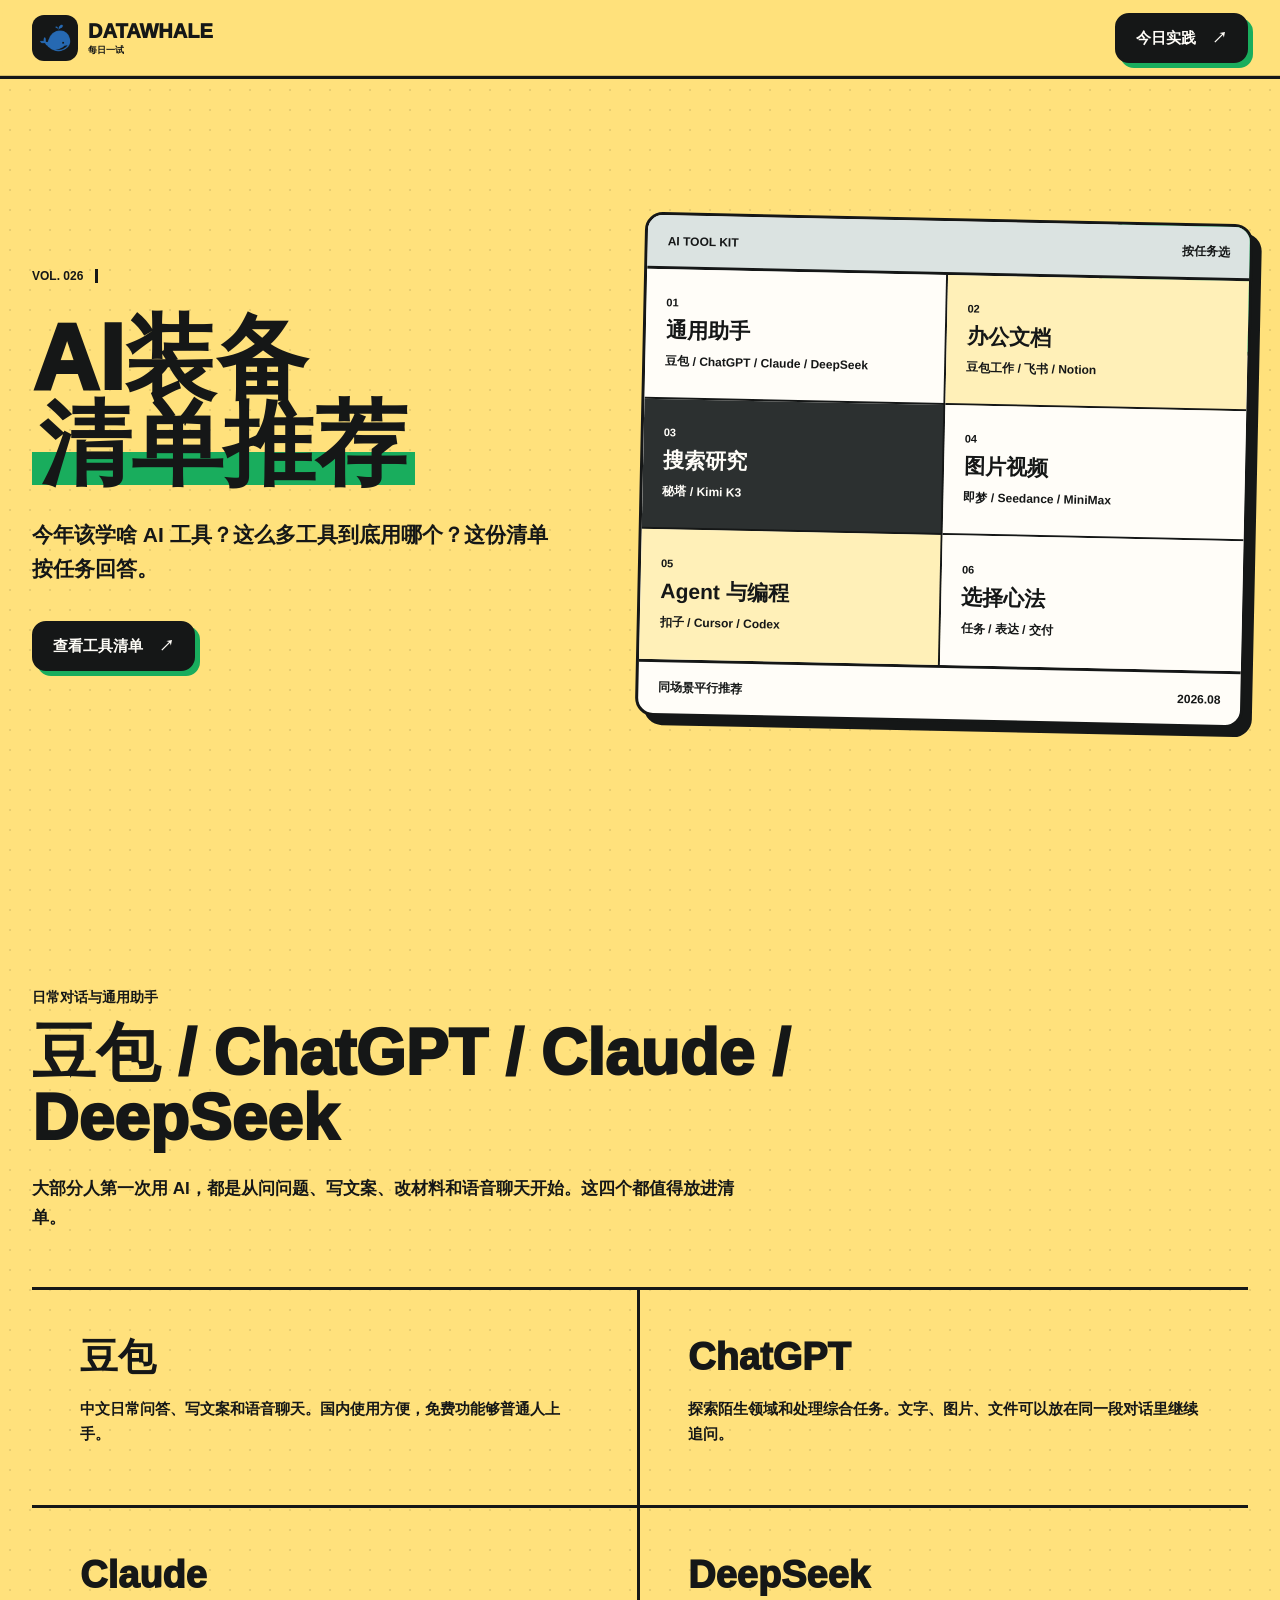
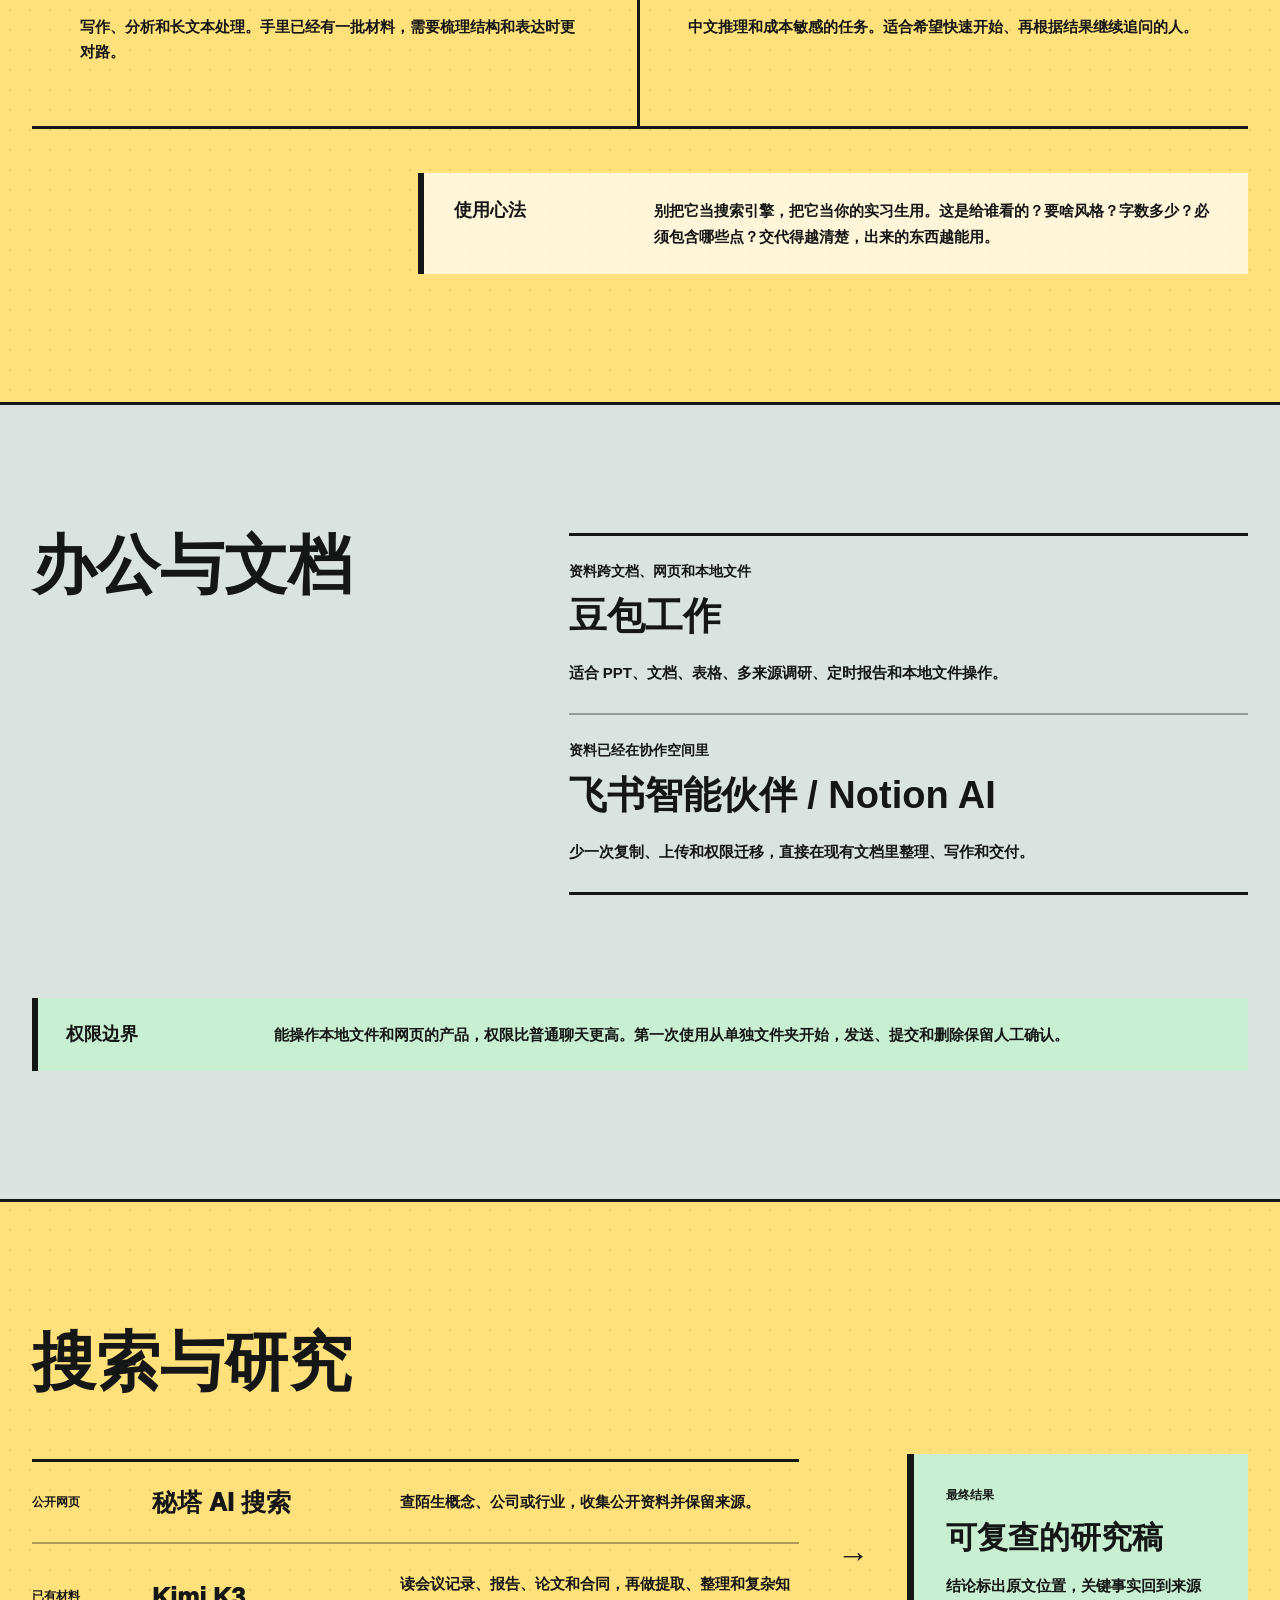
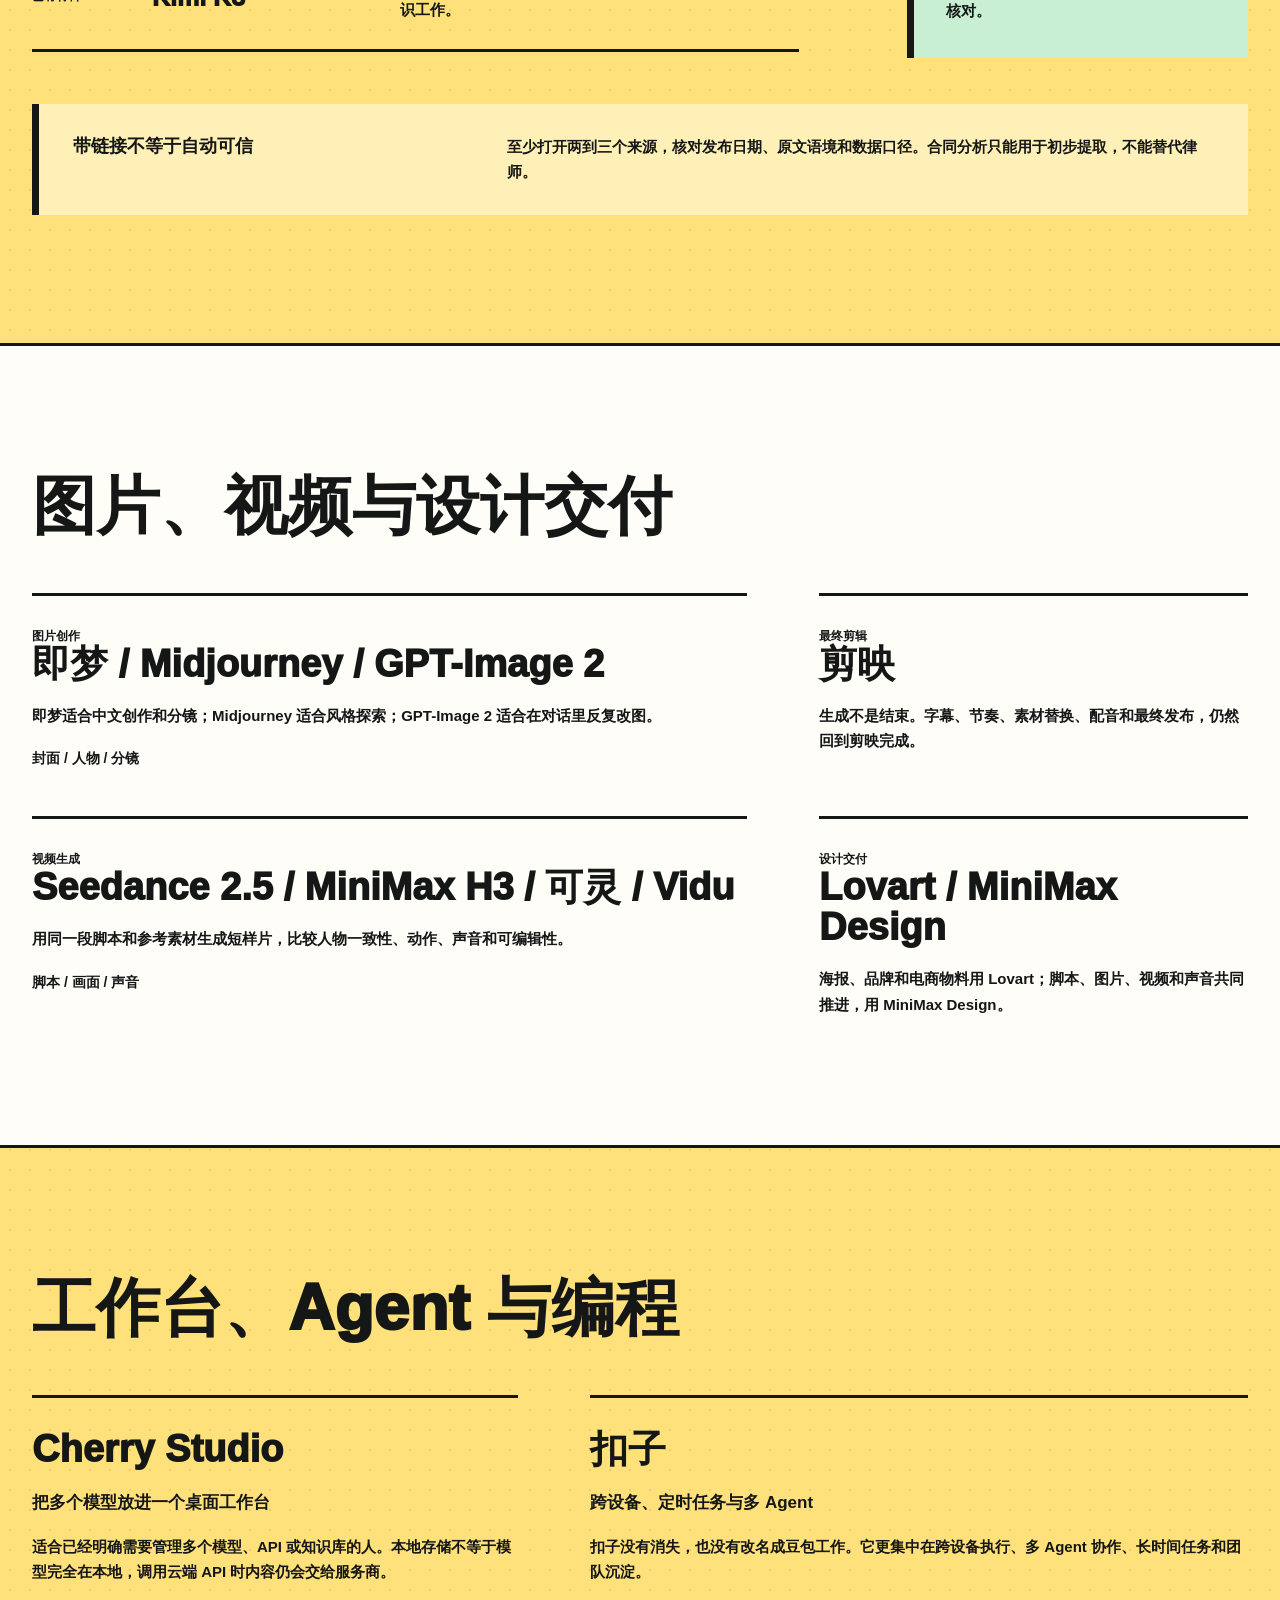
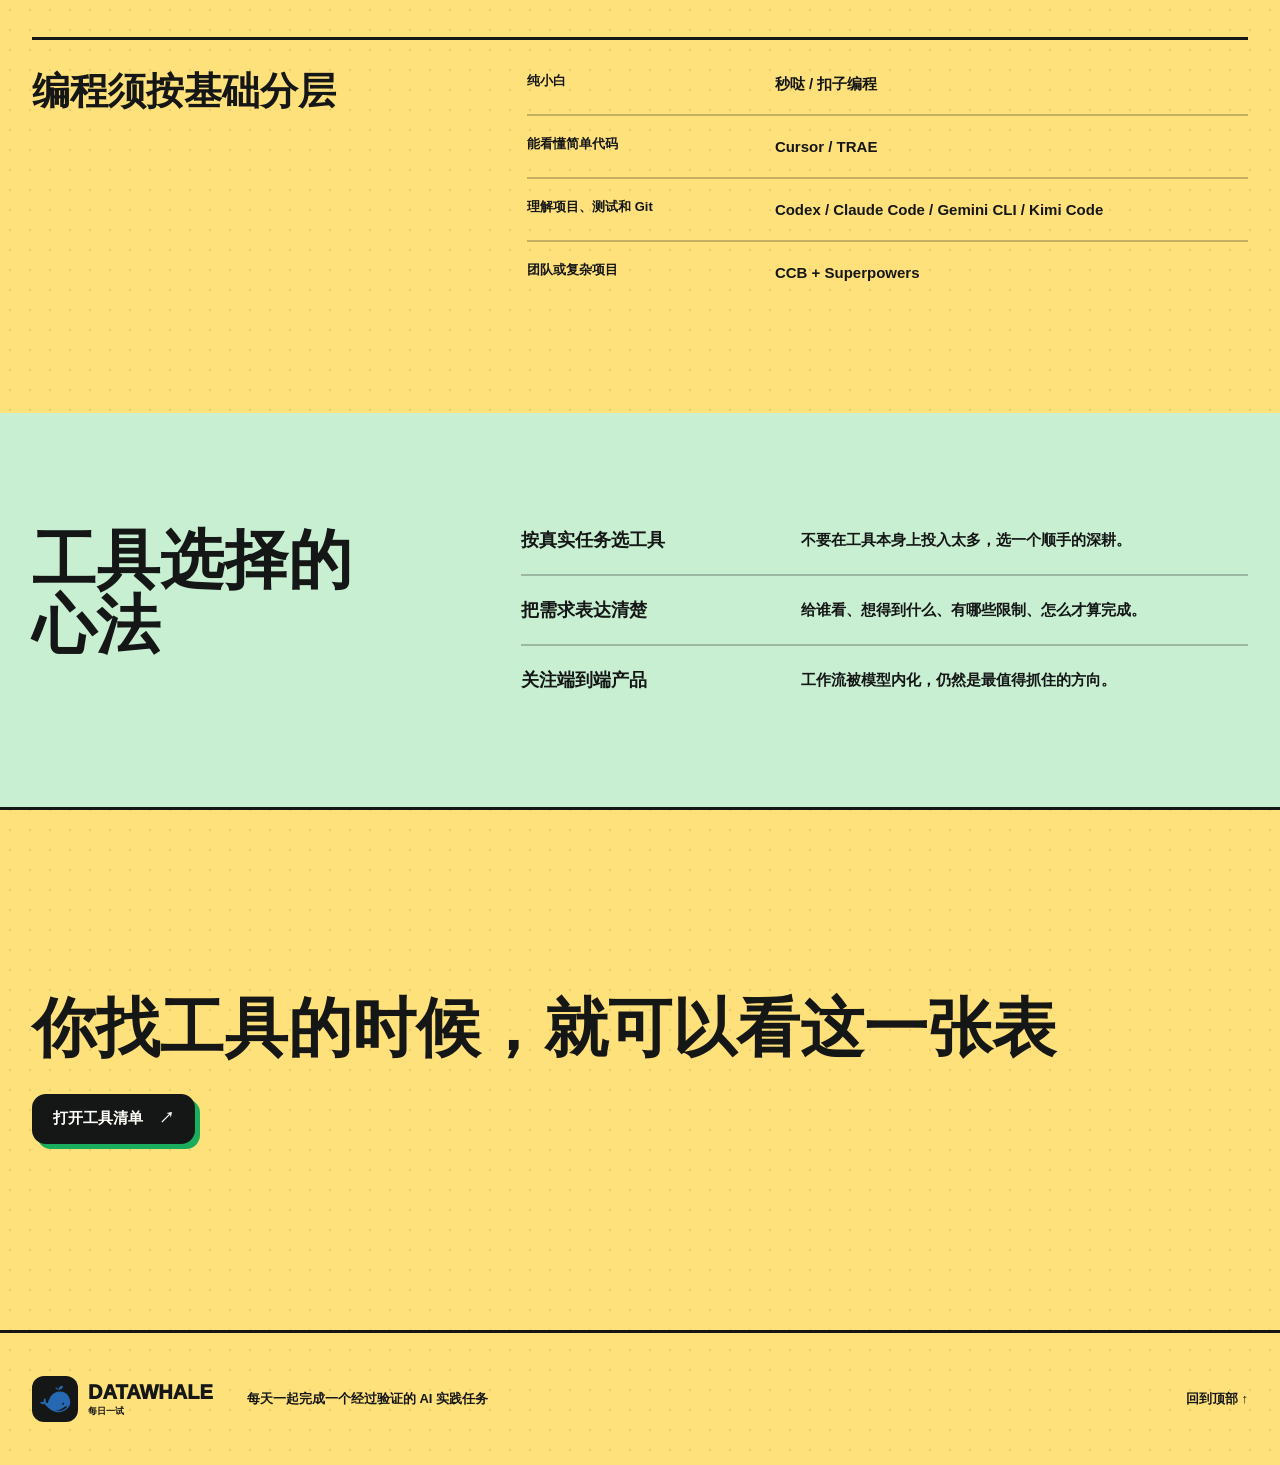
<file: index.html>
<!doctype html>
<html lang="zh-CN">
  <head>
    <meta charset="UTF-8" />
    <meta name="viewport" content="width=device-width, initial-scale=1" />
    <meta name="description" content="Datawhale 每日一试第 06 期，按真实任务选择适合自己的 AI 工具。" />
    <meta name="theme-color" content="#ffe17c" />
    <title>Datawhale 每日一试｜AI装备清单推荐</title>
    <link rel="icon" href="assets/datawhale.svg" />
    <link rel="stylesheet" href="styles.css?v=20260902-visual-v2" />
    <script src="app.js?v=20260903-backend-v4" defer></script>
  </head>
  <body id="top" data-page="home">
    <a class="skip-link" href="#main-content">跳到主要内容</a>

    <header class="site-header">
      <div class="header-inner page-shell">
        <a class="brand" href="index.html" aria-label="返回第六期介绍首页">
          <span class="brand-mark"><img src="assets/datawhale.svg" alt="" /></span>
          <span class="brand-title">DATAWHALE<small>每日一试</small></span>
        </a>
        <a class="nav-button header-cta" href="practice.html" data-track="challenge_click">今日实践 <span aria-hidden="true">↗</span></a>
      </div>
      <div class="reading-progress" aria-hidden="true"><span></span></div>
    </header>

    <main id="main-content">
      <section class="hero page-shell" aria-labelledby="hero-title" data-analytics-section="hero">
        <div class="hero-copy reveal">
          <p class="volume"><strong>VOL. 026</strong></p>
          <h1 id="hero-title">AI装备<br /><mark>清单推荐</mark></h1>
          <p class="hero-summary">今年该学啥 AI 工具？这么多工具到底用哪个？这份清单按任务回答。</p>
          <div class="hero-actions">
            <a class="button button-dark" href="practice.html" data-track="challenge_click">查看工具清单 <span aria-hidden="true">↗</span></a>
          </div>
        </div>

        <nav class="tool-index reveal" aria-label="工具场景索引">
          <div class="tool-index-bar">
            <span>AI TOOL KIT</span>
            <strong>按任务选</strong>
          </div>
          <div class="tool-index-grid">
            <a href="#assistants" data-track="scene_nav_click"><span>01</span><strong>通用助手</strong><small>豆包 / ChatGPT / Claude / DeepSeek</small></a>
            <a href="#office" data-track="scene_nav_click"><span>02</span><strong>办公文档</strong><small>豆包工作 / 飞书 / Notion</small></a>
            <a href="#research" data-track="scene_nav_click"><span>03</span><strong>搜索研究</strong><small>秘塔 / Kimi K3</small></a>
            <a href="#visual" data-track="scene_nav_click"><span>04</span><strong>图片视频</strong><small>即梦 / Seedance / MiniMax</small></a>
            <a href="#build" data-track="scene_nav_click"><span>05</span><strong>Agent 与编程</strong><small>扣子 / Cursor / Codex</small></a>
            <a href="#principles" data-track="scene_nav_click"><span>06</span><strong>选择心法</strong><small>任务 / 表达 / 交付</small></a>
          </div>
          <div class="tool-index-footer"><span>同场景平行推荐</span><strong>2026.08</strong></div>
        </nav>
      </section>

      <section class="scene-band page-shell" id="assistants" aria-labelledby="assistants-title" data-analytics-section="assistants">
        <div class="scene-heading reveal">
          <p>日常对话与通用助手</p>
          <h2 id="assistants-title">豆包 / ChatGPT / Claude / DeepSeek</h2>
          <p>大部分人第一次用 AI，都是从问问题、写文案、改材料和语音聊天开始。这四个都值得放进清单。</p>
        </div>
        <div class="tool-quadrants reveal">
          <article>
            <h3>豆包</h3>
            <p>中文日常问答、写文案和语音聊天。国内使用方便，免费功能够普通人上手。</p>
          </article>
          <article>
            <h3>ChatGPT</h3>
            <p>探索陌生领域和处理综合任务。文字、图片、文件可以放在同一段对话里继续追问。</p>
          </article>
          <article>
            <h3>Claude</h3>
            <p>写作、分析和长文本处理。手里已经有一批材料，需要梳理结构和表达时更对路。</p>
          </article>
          <article>
            <h3>DeepSeek</h3>
            <p>中文推理和成本敏感的任务。适合希望快速开始、再根据结果继续追问的人。</p>
          </article>
        </div>
        <aside class="field-note reveal">
          <strong>使用心法</strong>
          <p>别把它当搜索引擎，把它当你的实习生用。这是给谁看的？要啥风格？字数多少？必须包含哪些点？交代得越清楚，出来的东西越能用。</p>
        </aside>
      </section>

      <section class="office-band" id="office" aria-labelledby="office-title" data-analytics-section="office">
        <div class="page-shell office-layout">
          <div class="office-copy reveal">
            <h2 id="office-title">办公与文档</h2>
          </div>
          <div class="office-choices reveal">
            <article>
              <h3>资料跨文档、网页和本地文件</h3>
              <strong>豆包工作</strong>
              <p>适合 PPT、文档、表格、多来源调研、定时报告和本地文件操作。</p>
            </article>
            <article>
              <h3>资料已经在协作空间里</h3>
              <strong>飞书智能伙伴 / Notion AI</strong>
              <p>少一次复制、上传和权限迁移，直接在现有文档里整理、写作和交付。</p>
            </article>
          </div>
          <aside class="permission-note reveal">
            <strong>权限边界</strong>
            <p>能操作本地文件和网页的产品，权限比普通聊天更高。第一次使用从单独文件夹开始，发送、提交和删除保留人工确认。</p>
          </aside>
        </div>
      </section>

      <section class="research-band page-shell" id="research" aria-labelledby="research-title" data-analytics-section="research">
        <div class="research-title reveal">
          <h2 id="research-title">搜索与研究</h2>
        </div>
        <div class="research-flow reveal" aria-label="从公开资料到研究成果的工作路径">
          <div class="research-sources">
            <article>
              <span>公开网页</span>
              <h3>秘塔 AI 搜索</h3>
              <p>查陌生概念、公司或行业，收集公开资料并保留来源。</p>
            </article>
            <article>
              <span>已有材料</span>
              <h3>Kimi K3</h3>
              <p>读会议记录、报告、论文和合同，再做提取、整理和复杂知识工作。</p>
            </article>
          </div>
          <span class="flow-arrow" aria-hidden="true">→</span>
          <article class="research-output">
            <span>最终结果</span>
            <h3>可复查的研究稿</h3>
            <p>结论标出原文位置，关键事实回到来源核对。</p>
          </article>
        </div>
        <div class="research-warning reveal">
          <strong>带链接不等于自动可信</strong>
          <p>至少打开两到三个来源，核对发布日期、原文语境和数据口径。合同分析只能用于初步提取，不能替代律师。</p>
        </div>
      </section>

      <section class="creative-band" id="visual" aria-labelledby="creative-title" data-analytics-section="visual">
        <div class="page-shell">
          <div class="creative-heading reveal">
            <h2 id="creative-title">图片、视频与设计交付</h2>
          </div>
          <div class="creative-grid">
            <article class="creative-image reveal">
              <div>
                <span>图片创作</span>
                <h3>即梦 / Midjourney / GPT-Image 2</h3>
                <p>即梦适合中文创作和分镜；Midjourney 适合风格探索；GPT-Image 2 适合在对话里反复改图。</p>
              </div>
              <strong>封面 / 人物 / 分镜</strong>
            </article>
            <article class="creative-video reveal">
              <div>
                <span>视频生成</span>
                <h3>Seedance 2.5 / MiniMax H3 / 可灵 / Vidu</h3>
                <p>用同一段脚本和参考素材生成短样片，比较人物一致性、动作、声音和可编辑性。</p>
              </div>
              <strong>脚本 / 画面 / 声音</strong>
            </article>
            <article class="creative-finish reveal">
              <span>最终剪辑</span>
              <h3>剪映</h3>
              <p>生成不是结束。字幕、节奏、素材替换、配音和最终发布，仍然回到剪映完成。</p>
            </article>
            <article class="creative-design reveal">
              <span>设计交付</span>
              <h3>Lovart / MiniMax Design</h3>
              <p>海报、品牌和电商物料用 Lovart；脚本、图片、视频和声音共同推进，用 MiniMax Design。</p>
            </article>
          </div>
        </div>
      </section>

      <section class="build-band page-shell" id="build" aria-labelledby="build-title" data-analytics-section="build">
        <div class="build-heading reveal">
          <h2 id="build-title">工作台、Agent 与编程</h2>
        </div>
        <div class="build-layout">
          <article class="desktop-tool reveal">
            <h3>Cherry Studio</h3>
            <strong>把多个模型放进一个桌面工作台</strong>
            <p>适合已经明确需要管理多个模型、API 或知识库的人。本地存储不等于模型完全在本地，调用云端 API 时内容仍会交给服务商。</p>
          </article>
          <article class="agent-tool reveal">
            <h3>扣子</h3>
            <strong>跨设备、定时任务与多 Agent</strong>
            <p>扣子没有消失，也没有改名成豆包工作。它更集中在跨设备执行、多 Agent 协作、长时间任务和团队沉淀。</p>
          </article>
          <article class="code-tool reveal">
            <div>
              <h3>编程须按基础分层</h3>
            </div>
            <ol>
              <li><span>纯小白</span><strong>秒哒 / 扣子编程</strong></li>
              <li><span>能看懂简单代码</span><strong>Cursor / TRAE</strong></li>
              <li><span>理解项目、测试和 Git</span><strong>Codex / Claude Code / Gemini CLI / Kimi Code</strong></li>
              <li><span>团队或复杂项目</span><strong>CCB + Superpowers</strong></li>
            </ol>
          </article>
        </div>
      </section>

      <section class="closing-band" id="principles" data-analytics-section="principles">
        <div class="page-shell closing-layout reveal">
          <div>
            <h2>工具选择的心法</h2>
          </div>
          <ol>
            <li><strong>按真实任务选工具</strong><span>不要在工具本身上投入太多，选一个顺手的深耕。</span></li>
            <li><strong>把需求表达清楚</strong><span>给谁看、想得到什么、有哪些限制、怎么才算完成。</span></li>
            <li><strong>关注端到端产品</strong><span>工作流被模型内化，仍然是最值得抓住的方向。</span></li>
          </ol>
        </div>
      </section>

      <section class="final-cta page-shell reveal" data-analytics-section="final_cta">
        <h2>你找工具的时候，就可以看这一张表</h2>
        <a class="button button-dark" href="practice.html" data-track="challenge_click">打开工具清单 <span aria-hidden="true">↗</span></a>
      </section>
    </main>

    <footer class="site-footer">
      <div class="page-shell footer-inner">
        <a class="brand" href="index.html" aria-label="返回第六期介绍首页">
          <span class="brand-mark"><img src="assets/datawhale.svg" alt="" /></span>
          <span class="brand-title">DATAWHALE<small>每日一试</small></span>
        </a>
        <p>每天一起完成一个经过验证的 AI 实践任务</p>
        <a href="#top">回到顶部 ↑</a>
      </div>
    </footer>
  </body>
</html>
</file>
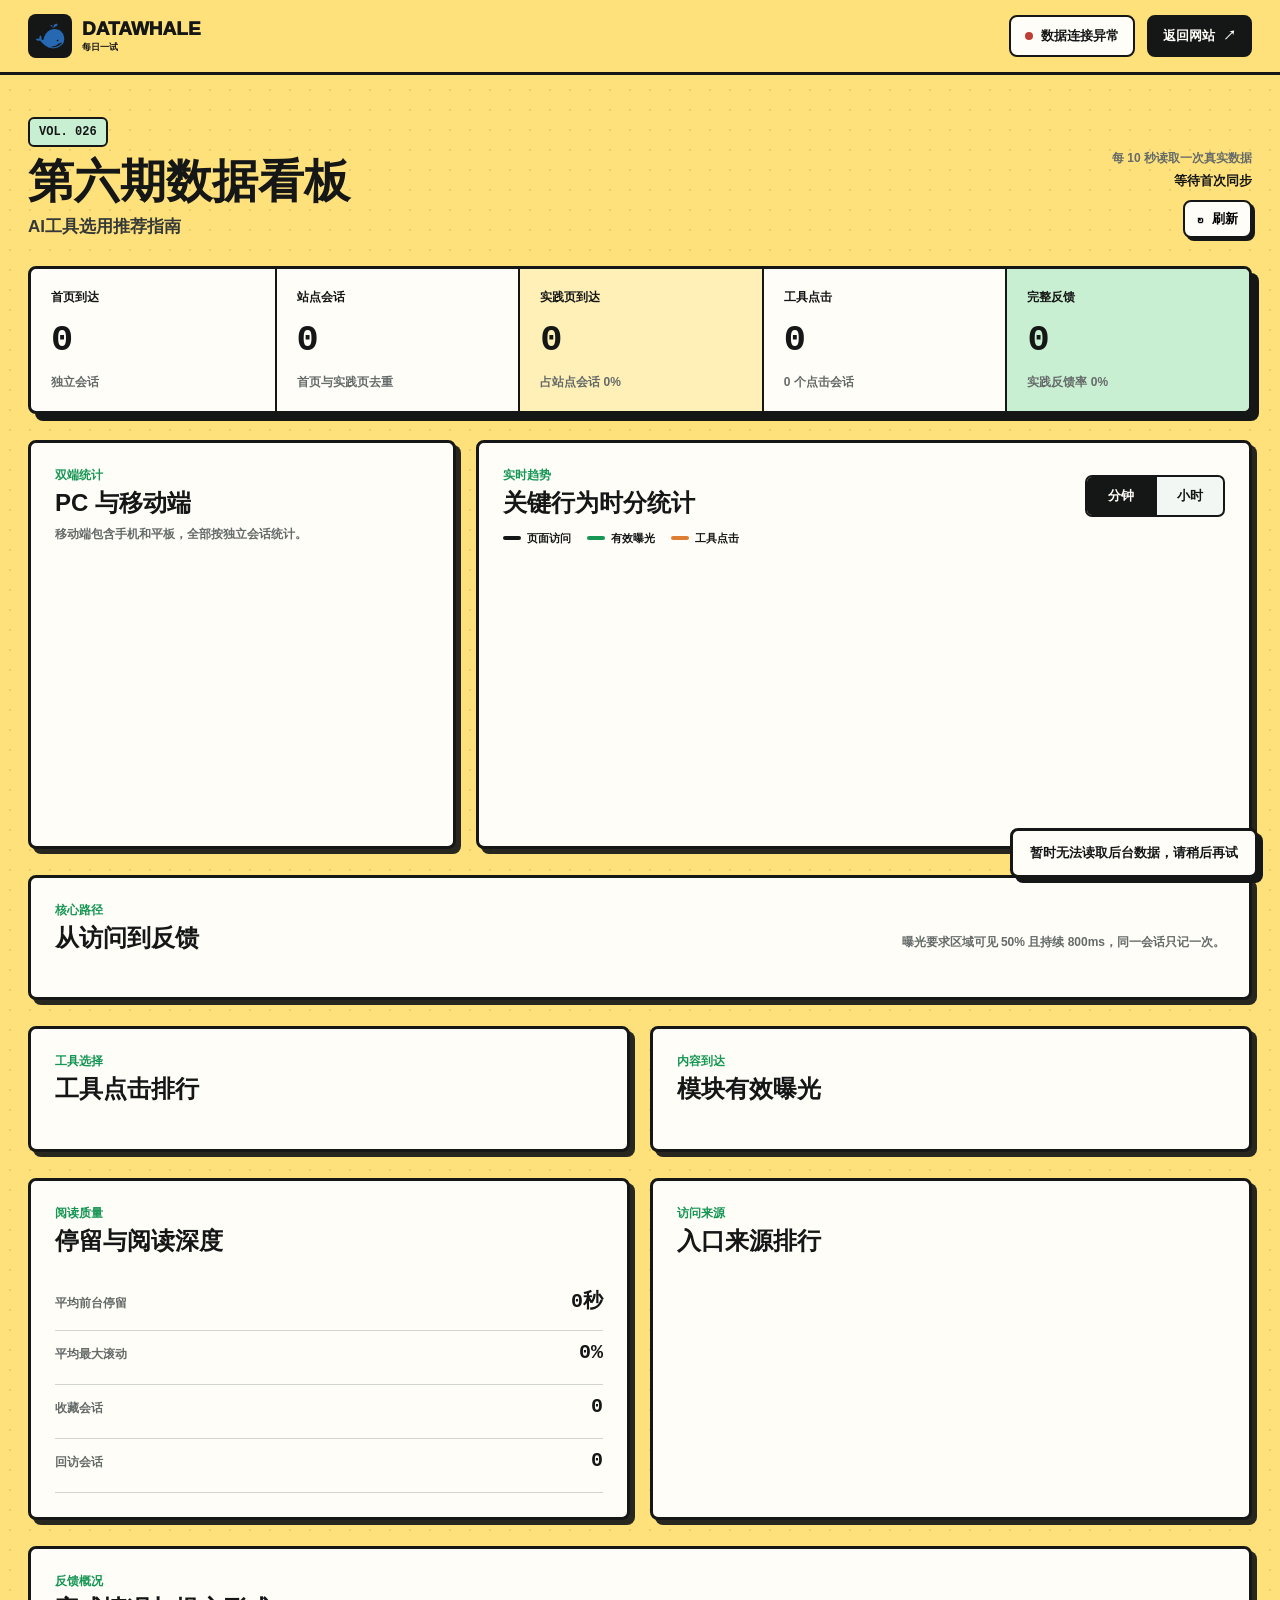
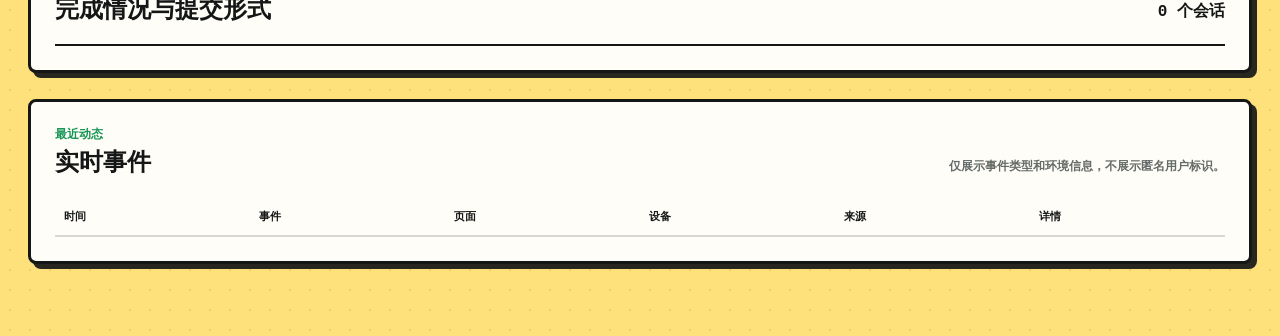
<file: platform-demo/index.html>
<!doctype html>
<html lang="zh-CN">
  <head>
    <meta charset="UTF-8" />
    <meta name="viewport" content="width=device-width, initial-scale=1" />
    <meta name="robots" content="noindex,nofollow" />
    <meta name="theme-color" content="#ffe17c" />
    <title>第六期数据看板 | Datawhale 每日一试</title>
    <link rel="icon" href="../assets/datawhale.svg" />
    <link rel="stylesheet" href="../dashboard.css?v=20260903-dashboard-v3" />
    <script type="module" src="../dashboard.js?v=20260903-dashboard-v3"></script>
  </head>
  <body>
    <a class="skip-link" href="#dashboard-main">跳到数据内容</a>

    <header class="dashboard-header">
      <div class="dashboard-shell dashboard-header-inner">
        <a class="brand" href="../index.html" aria-label="返回第六期网站">
          <span class="brand-mark"><img src="../assets/datawhale.svg" alt="" /></span>
          <span class="brand-title">DATAWHALE<small>每日一试</small></span>
        </a>
        <div class="header-actions">
          <span class="connection-state" id="connection-status" data-state="loading">
            <i aria-hidden="true"></i><span>连接数据中</span>
          </span>
          <a class="site-link" href="../index.html">返回网站 <span aria-hidden="true">↗</span></a>
        </div>
      </div>
    </header>

    <main class="dashboard-shell" id="dashboard-main">
      <section class="dashboard-intro" aria-labelledby="dashboard-title">
        <div>
          <p class="issue-label">VOL. 026</p>
          <h1 id="dashboard-title">第六期数据看板</h1>
          <p>AI工具选用推荐指南</p>
        </div>
        <div class="refresh-meta">
          <span>每 10 秒读取一次真实数据</span>
          <strong id="last-updated">等待首次同步</strong>
          <button type="button" id="refresh-button" title="立即刷新数据" aria-label="立即刷新数据">
            <span aria-hidden="true">↻</span><span>刷新</span>
          </button>
        </div>
      </section>

      <section class="kpi-strip" aria-label="核心数据">
        <article><span>首页到达</span><strong data-metric="homeSessions">0</strong><small>独立会话</small></article>
        <article><span>站点会话</span><strong data-metric="sessions">0</strong><small>首页与实践页去重</small></article>
        <article class="kpi-accent"><span>实践页到达</span><strong data-metric="practiceSessions">0</strong><small data-metric-note="practiceRate">占站点会话 0%</small></article>
        <article><span>工具点击</span><strong data-metric="toolClicks">0</strong><small data-metric-note="toolUsers">0 个点击会话</small></article>
        <article class="kpi-green"><span>完整反馈</span><strong data-metric="feedbackCount">0</strong><small data-metric-note="feedbackRate">实践反馈率 0%</small></article>
      </section>

      <section class="analytics-grid analytics-grid-primary">
        <article class="data-panel device-panel">
          <header class="panel-heading">
            <div><span>双端统计</span><h2>PC 与移动端</h2></div>
            <p>移动端包含手机和平板，全部按独立会话统计。</p>
          </header>
          <div class="device-summary" id="device-summary"></div>
        </article>

        <article class="data-panel trend-panel">
          <header class="panel-heading panel-heading-inline">
            <div><span>实时趋势</span><h2>关键行为时分统计</h2></div>
            <div class="segmented-control" aria-label="趋势时间粒度">
              <button type="button" data-time-mode="minute" aria-pressed="true">分钟</button>
              <button type="button" data-time-mode="hour" aria-pressed="false">小时</button>
            </div>
          </header>
          <div class="chart-legend" aria-label="图例">
            <span><i class="legend-entry"></i>页面访问</span>
            <span><i class="legend-exposure"></i>有效曝光</span>
            <span><i class="legend-tool"></i>工具点击</span>
          </div>
          <div class="chart-wrap">
            <svg id="trend-chart" viewBox="0 0 920 300" role="img" aria-label="关键行为趋势图"></svg>
            <p class="chart-empty" id="chart-empty" hidden>当前时间窗口还没有事件。</p>
          </div>
        </article>
      </section>

      <section class="data-panel funnel-panel">
        <header class="panel-heading panel-heading-inline">
          <div><span>核心路径</span><h2>从访问到反馈</h2></div>
          <p>曝光要求区域可见 50% 且持续 800ms，同一会话只记一次。</p>
        </header>
        <div class="funnel-flow" id="funnel-flow"></div>
      </section>

      <section class="analytics-grid analytics-grid-secondary">
        <article class="data-panel">
          <header class="panel-heading"><div><span>工具选择</span><h2>工具点击排行</h2></div></header>
          <div class="rank-list" id="tool-ranking"></div>
        </article>
        <article class="data-panel">
          <header class="panel-heading"><div><span>内容到达</span><h2>模块有效曝光</h2></div></header>
          <div class="rank-list" id="exposure-ranking"></div>
        </article>
      </section>

      <section class="analytics-grid analytics-grid-secondary">
        <article class="data-panel engagement-panel">
          <header class="panel-heading"><div><span>阅读质量</span><h2>停留与阅读深度</h2></div></header>
          <dl class="metric-list">
            <div><dt>平均前台停留</dt><dd data-engagement="duration">0秒</dd></div>
            <div><dt>平均最大滚动</dt><dd data-engagement="scroll">0%</dd></div>
            <div><dt>收藏会话</dt><dd data-engagement="favorites">0</dd></div>
            <div><dt>回访会话</dt><dd data-engagement="returns">0</dd></div>
          </dl>
        </article>
        <article class="data-panel">
          <header class="panel-heading"><div><span>访问来源</span><h2>入口来源排行</h2></div></header>
          <div class="rank-list" id="source-ranking"></div>
        </article>
      </section>

      <section class="data-panel feedback-panel">
        <header class="panel-heading panel-heading-inline">
          <div><span>反馈概况</span><h2>完成情况与提交形式</h2></div>
          <strong class="panel-count" id="feedback-total">0 个会话</strong>
        </header>
        <div class="feedback-summary" id="feedback-summary"></div>
      </section>

      <section class="data-panel event-panel">
        <header class="panel-heading panel-heading-inline">
          <div><span>最近动态</span><h2>实时事件</h2></div>
          <p>仅展示事件类型和环境信息，不展示匿名用户标识。</p>
        </header>
        <div class="event-table-wrap">
          <table>
            <thead><tr><th>时间</th><th>事件</th><th>页面</th><th>设备</th><th>来源</th><th>详情</th></tr></thead>
            <tbody id="recent-events"></tbody>
          </table>
        </div>
      </section>
    </main>

    <div class="dashboard-toast" id="dashboard-toast" role="status" aria-live="polite" hidden></div>
  </body>
</html>
</file>
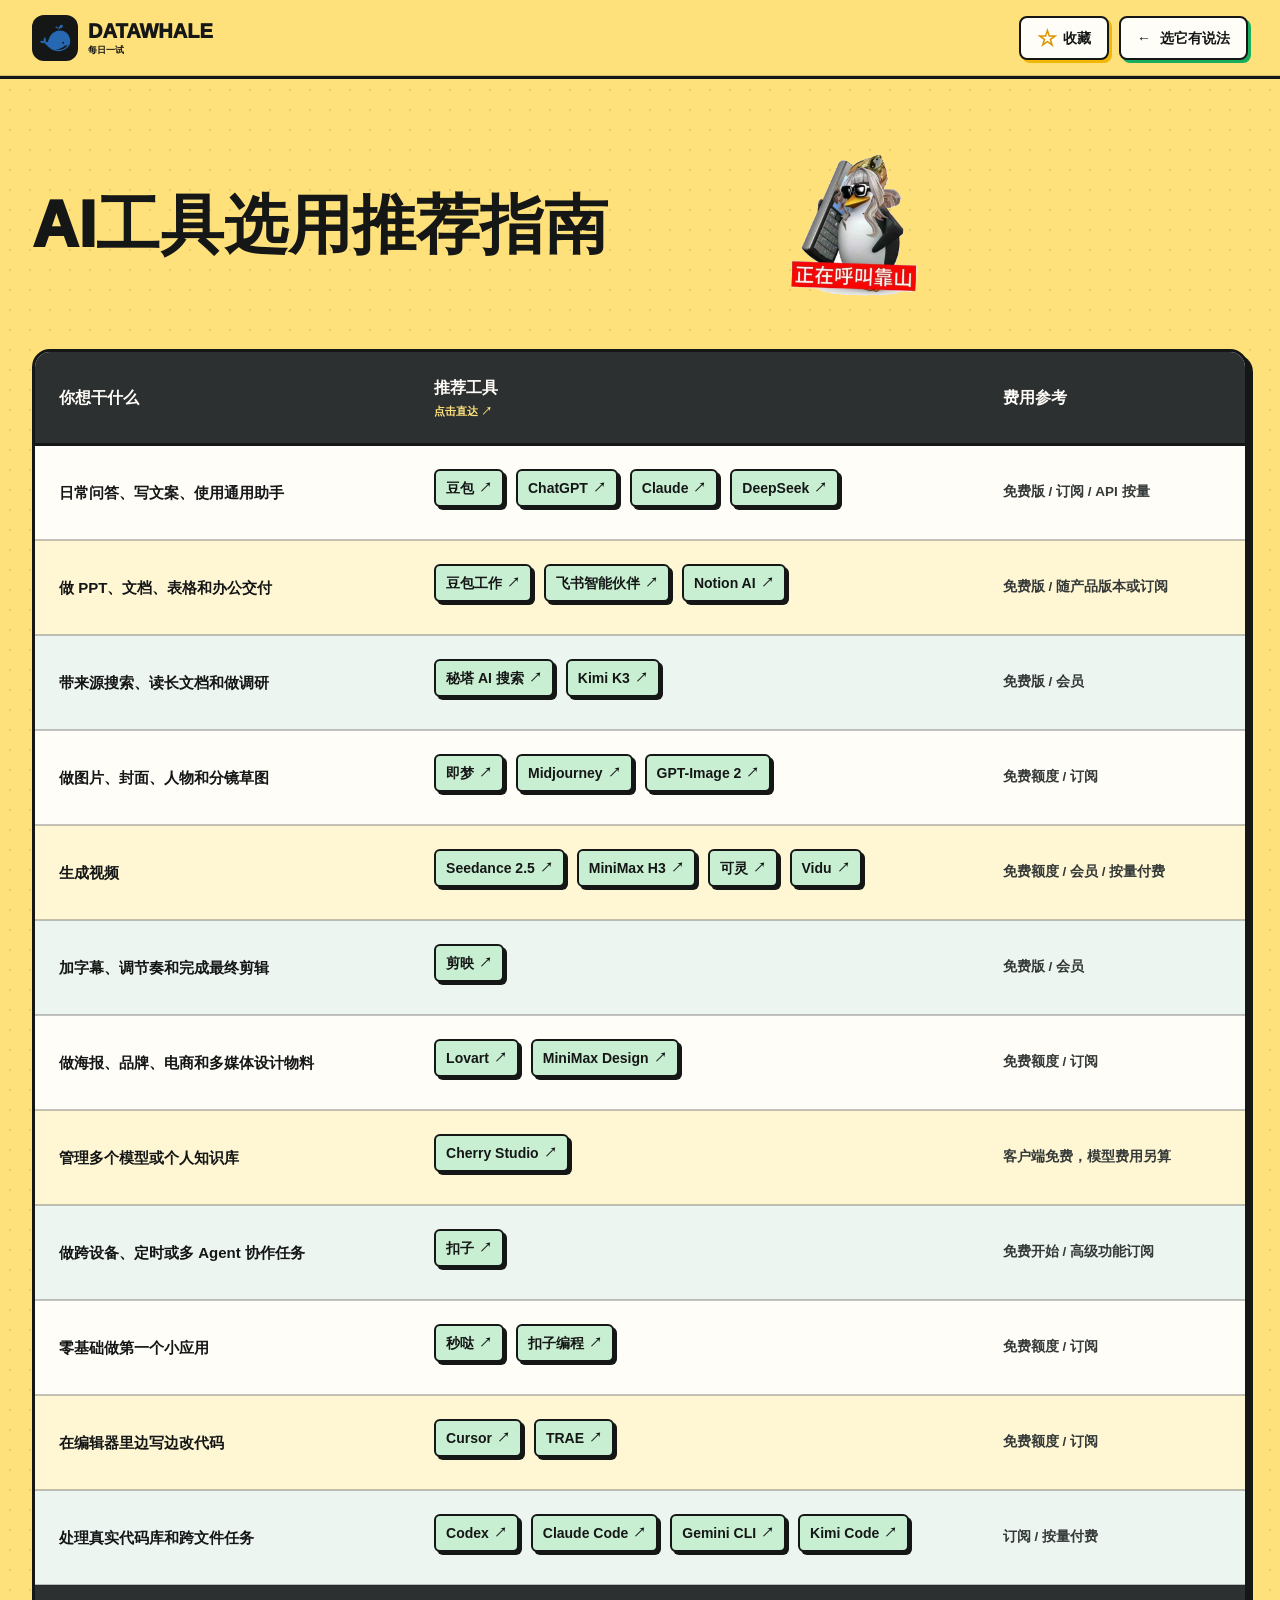
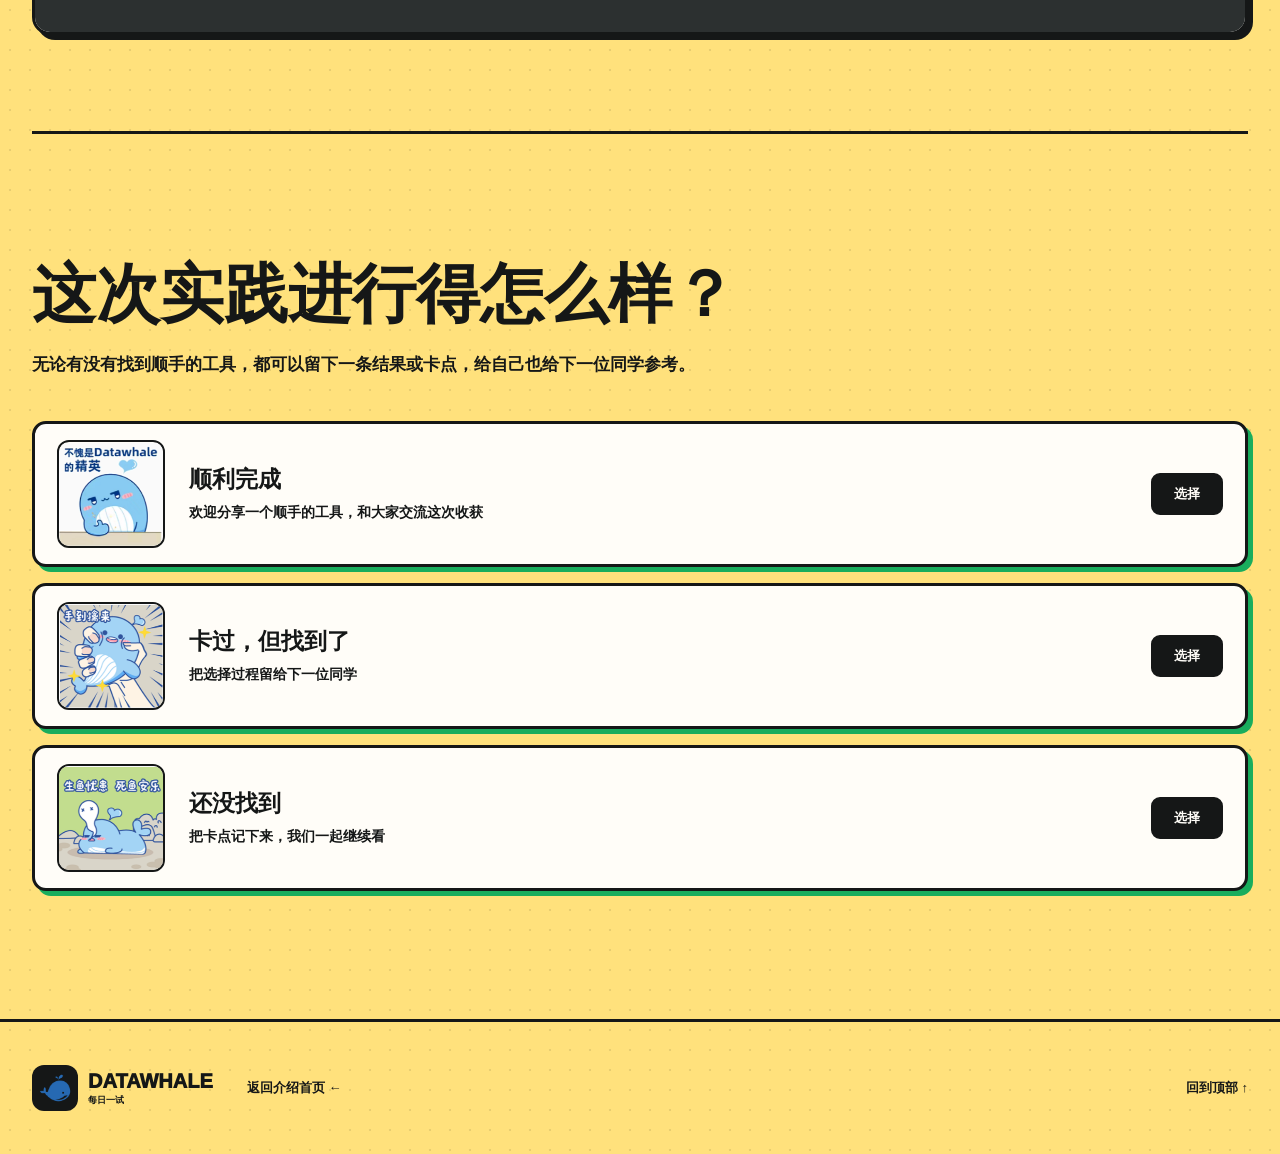
<file: practice.html>
<!doctype html>
<html lang="zh-CN">
  <head>
    <meta charset="UTF-8" />
    <meta name="viewport" content="width=device-width, initial-scale=1" />
    <meta name="description" content="Datawhale 每日一试第 06 期 AI 工具选用推荐指南。" />
    <meta name="theme-color" content="#ffe17c" />
    <title>Datawhale 每日一试｜AI工具选用推荐指南</title>
    <link rel="icon" href="assets/datawhale.svg" />
    <link rel="stylesheet" href="styles.css?v=20260902-visual-v2" />
    <script src="app.js?v=20260903-backend-v4" defer></script>
  </head>
  <body id="top" data-page="practice">
    <a class="skip-link" href="#main-content">跳到主要内容</a>

    <header class="site-header">
      <div class="header-inner page-shell">
        <a class="brand" href="index.html" aria-label="返回第六期介绍首页">
          <span class="brand-mark"><img src="assets/datawhale.svg" alt="" /></span>
          <span class="brand-title">DATAWHALE<small>每日一试</small></span>
        </a>
        <div class="practice-header-actions">
          <button class="favorite-button" type="button" aria-pressed="false">
            <span class="favorite-icon" aria-hidden="true">☆</span>
            <span class="favorite-label">收藏</span>
          </button>
          <a class="back-link back-link-button" href="index.html" data-track="challenge_intro_click"><span aria-hidden="true">←</span> 选它有说法</a>
        </div>
      </div>
      <div class="reading-progress" aria-hidden="true"><span></span></div>
    </header>

    <main id="main-content">
      <section class="guide-section page-shell" aria-labelledby="guide-title" data-analytics-section="tool_guide">
        <div class="guide-heading reveal">
          <h1 id="guide-title">AI工具选用推荐指南</h1>
          <img
            class="guide-title-sticker"
            src="assets/meme-calling-transparent.png"
            width="264"
            height="254"
            alt="正在呼叫靠山"
            decoding="async"
          />
        </div>

        <div class="guide-table-wrap reveal">
          <table class="guide-table">
            <thead>
              <tr>
                <th scope="col">你想干什么</th>
                <th scope="col" class="tool-column-heading">
                  <span>推荐工具</span>
                  <small>点击直达 <span aria-hidden="true">↗</span></small>
                </th>
                <th scope="col">费用参考</th>
              </tr>
            </thead>
            <tbody>
              <tr>
                <th scope="row">日常问答、写文案、使用通用助手</th>
                <td>
                  <a href="https://www.doubao.com/" target="_blank" rel="noreferrer" data-tool="豆包">豆包</a><span>/</span>
                  <a href="https://chatgpt.com/" target="_blank" rel="noreferrer" data-tool="ChatGPT">ChatGPT</a><span>/</span>
                  <a href="https://claude.ai/" target="_blank" rel="noreferrer" data-tool="Claude">Claude</a><span>/</span>
                  <a href="https://chat.deepseek.com/" target="_blank" rel="noreferrer" data-tool="DeepSeek">DeepSeek</a>
                </td>
                <td>免费版 / 订阅 / API 按量</td>
              </tr>
              <tr>
                <th scope="row">做 PPT、文档、表格和办公交付</th>
                <td>
                  <a href="https://www.doubao.com/work" target="_blank" rel="noreferrer" data-tool="豆包工作">豆包工作</a><span>/</span>
                  <a href="https://www.feishu.cn/" target="_blank" rel="noreferrer" data-tool="飞书智能伙伴">飞书智能伙伴</a><span>/</span>
                  <a href="https://www.notion.com/product/ai" target="_blank" rel="noreferrer" data-tool="Notion AI">Notion AI</a>
                </td>
                <td>免费版 / 随产品版本或订阅</td>
              </tr>
              <tr>
                <th scope="row">带来源搜索、读长文档和做调研</th>
                <td>
                  <a href="https://metaso.cn/" target="_blank" rel="noreferrer" data-tool="秘塔 AI 搜索">秘塔 AI 搜索</a><span>/</span>
                  <a href="https://www.kimi.com/" target="_blank" rel="noreferrer" data-tool="Kimi K3">Kimi K3</a>
                </td>
                <td>免费版 / 会员</td>
              </tr>
              <tr>
                <th scope="row">做图片、封面、人物和分镜草图</th>
                <td>
                  <a href="https://jimeng.jianying.com/" target="_blank" rel="noreferrer" data-tool="即梦">即梦</a><span>/</span>
                  <a href="https://www.midjourney.com/" target="_blank" rel="noreferrer" data-tool="Midjourney">Midjourney</a><span>/</span>
                  <a href="https://chatgpt.com/" target="_blank" rel="noreferrer" data-tool="GPT-Image 2">GPT-Image 2</a>
                </td>
                <td>免费额度 / 订阅</td>
              </tr>
              <tr>
                <th scope="row">生成视频</th>
                <td>
                  <a href="https://www.doubao.com/" target="_blank" rel="noreferrer" data-tool="Seedance 2.5">Seedance 2.5</a><span>/</span>
                  <a href="https://www.minimaxi.com/" target="_blank" rel="noreferrer" data-tool="MiniMax H3">MiniMax H3</a><span>/</span>
                  <a href="https://klingai.com/" target="_blank" rel="noreferrer" data-tool="可灵">可灵</a><span>/</span>
                  <a href="https://www.vidu.com/" target="_blank" rel="noreferrer" data-tool="Vidu">Vidu</a>
                </td>
                <td>免费额度 / 会员 / 按量付费</td>
              </tr>
              <tr>
                <th scope="row">加字幕、调节奏和完成最终剪辑</th>
                <td><a href="https://www.capcut.cn/" target="_blank" rel="noreferrer" data-tool="剪映">剪映</a></td>
                <td>免费版 / 会员</td>
              </tr>
              <tr>
                <th scope="row">做海报、品牌、电商和多媒体设计物料</th>
                <td>
                  <a href="https://www.lovart.ai/" target="_blank" rel="noreferrer" data-tool="Lovart">Lovart</a><span>/</span>
                  <a href="https://www.minimaxi.com/" target="_blank" rel="noreferrer" data-tool="MiniMax Design">MiniMax Design</a>
                </td>
                <td>免费额度 / 订阅</td>
              </tr>
              <tr>
                <th scope="row">管理多个模型或个人知识库</th>
                <td><a href="https://www.cherry-ai.com/" target="_blank" rel="noreferrer" data-tool="Cherry Studio">Cherry Studio</a></td>
                <td>客户端免费，模型费用另算</td>
              </tr>
              <tr>
                <th scope="row">做跨设备、定时或多 Agent 协作任务</th>
                <td><a href="https://www.coze.cn/overview" target="_blank" rel="noreferrer" data-tool="扣子">扣子</a></td>
                <td>免费开始 / 高级功能订阅</td>
              </tr>
              <tr>
                <th scope="row">零基础做第一个小应用</th>
                <td>
                  <a href="https://www.miaoda.cn/" target="_blank" rel="noreferrer" data-tool="秒哒">秒哒</a><span>/</span>
                  <a href="https://www.coze.cn/" target="_blank" rel="noreferrer" data-tool="扣子编程">扣子编程</a>
                </td>
                <td>免费额度 / 订阅</td>
              </tr>
              <tr>
                <th scope="row">在编辑器里边写边改代码</th>
                <td>
                  <a href="https://cursor.com/" target="_blank" rel="noreferrer" data-tool="Cursor">Cursor</a><span>/</span>
                  <a href="https://www.trae.ai/" target="_blank" rel="noreferrer" data-tool="TRAE">TRAE</a>
                </td>
                <td>免费额度 / 订阅</td>
              </tr>
              <tr>
                <th scope="row">处理真实代码库和跨文件任务</th>
                <td>
                  <a href="https://openai.com/codex/" target="_blank" rel="noreferrer" data-tool="Codex">Codex</a><span>/</span>
                  <a href="https://www.anthropic.com/claude-code" target="_blank" rel="noreferrer" data-tool="Claude Code">Claude Code</a><span>/</span>
                  <a href="https://github.com/google-gemini/gemini-cli" target="_blank" rel="noreferrer" data-tool="Gemini CLI">Gemini CLI</a><span>/</span>
                  <a href="https://www.kimi.com/" target="_blank" rel="noreferrer" data-tool="Kimi Code">Kimi Code</a>
                </td>
                <td>订阅 / 按量付费</td>
              </tr>
              <tr class="risk-row">
                <th scope="row"></th>
                <td></td>
                <td></td>
              </tr>
            </tbody>
          </table>
        </div>

      </section>

      <section class="feedback-section page-shell" aria-labelledby="feedback-title" data-analytics-section="feedback_section">
        <div class="feedback-heading reveal">
          <h2 id="feedback-title">这次实践进行得怎么样？</h2>
          <p>无论有没有找到顺手的工具，都可以留下一条结果或卡点，给自己也给下一位同学参考。</p>
        </div>

        <div class="feedback-list reveal" role="group" aria-label="选择完成情况">
          <button type="button" data-feedback="smooth" aria-pressed="false">
            <span class="feedback-image"><img src="assets/feedback-smooth.png" alt="小蓝鲸顺利完成挑战" /></span>
            <span class="feedback-copy"><strong>顺利完成</strong><small>欢迎分享一个顺手的工具，和大家交流这次收获</small></span>
            <span class="feedback-action">选择</span>
          </button>
          <button type="button" data-feedback="recovered" aria-pressed="false">
            <span class="feedback-image"><img src="assets/feedback-recovered.png" alt="小蓝鲸解决问题后完成挑战" /></span>
            <span class="feedback-copy"><strong>卡过，但找到了</strong><small>把选择过程留给下一位同学</small></span>
            <span class="feedback-action">选择</span>
          </button>
          <button type="button" data-feedback="unfinished" aria-pressed="false">
            <span class="feedback-image"><img src="assets/feedback-unfinished.png" alt="小蓝鲸暂时没有完成挑战" /></span>
            <span class="feedback-copy"><strong>还没找到</strong><small>把卡点记下来，我们一起继续看</small></span>
            <span class="feedback-action">选择</span>
          </button>
        </div>

        <form class="feedback-form" hidden novalidate data-analytics-section="feedback_detail_form">
          <label for="feedback-message">愿意的话，分享一条这次发现的工具或新判断</label>
          <div class="feedback-composer">
            <textarea id="feedback-message" name="message" maxlength="500" placeholder="像发消息一样，随手说一句这次最有用的发现；也可以直接发一张图。"></textarea>
            <div class="feedback-preview" hidden>
              <img alt="待发送的反馈图片预览" />
              <div><strong>图片已添加</strong><button type="button" class="remove-image">移除图片</button></div>
            </div>
            <div class="feedback-composer-bar">
              <label class="feedback-image-trigger">
                <span aria-hidden="true">＋</span><b>发图片</b>
                <input id="feedback-image" name="image" type="file" accept="image/png,image/jpeg,image/webp" />
              </label>
              <small>支持 PNG、JPG 和 WebP，最大 5 MB</small>
              <button type="submit" disabled>发送反馈</button>
            </div>
          </div>
        </form>
      </section>
    </main>

    <footer class="site-footer">
      <div class="page-shell footer-inner">
        <a class="brand" href="index.html" aria-label="返回第六期介绍首页">
          <span class="brand-mark"><img src="assets/datawhale.svg" alt="" /></span>
          <span class="brand-title">DATAWHALE<small>每日一试</small></span>
        </a>
        <a href="index.html">返回介绍首页 ←</a>
        <a href="#top">回到顶部 ↑</a>
      </div>
    </footer>

    <div class="toast" role="status" aria-live="polite" hidden><span aria-hidden="true">✓</span><p></p></div>
  </body>
</html>
</file>
<file: styles.css>
:root {
  color-scheme: light;
  --yellow: #ffe17c;
  --yellow-soft: #fff0b8;
  --yellow-deep: #e9bc35;
  --ink: #151717;
  --ink-soft: #2c3030;
  --paper: #fffdf8;
  --mist: #dbe3e1;
  --green: #19ad5d;
  --green-soft: #c9efd2;
  --red: #c63b32;
  --line: #151717;
  --shadow-sm: 5px 5px 0 var(--ink);
  --shadow-green: 5px 5px 0 var(--green);
  --shadow: 9px 9px 0 var(--ink);
  --radius: 18px;
  --radius-control: 14px;
  --page: min(1320px, calc(100% - 64px));
  --display: "Arial Black", "Helvetica Neue", "PingFang SC", sans-serif;
  --sans: "Avenir Next", "Helvetica Neue", "PingFang SC", "Microsoft YaHei", sans-serif;
}

* {
  box-sizing: border-box;
}

html {
  scroll-behavior: smooth;
}

body {
  min-width: 320px;
  margin: 0;
  color: var(--ink);
  background-color: var(--yellow);
  background-image: radial-gradient(rgb(21 23 23 / 10%) 1px, transparent 1px);
  background-size: 20px 20px;
  font-family: var(--sans);
  text-rendering: optimizeLegibility;
  -webkit-font-smoothing: antialiased;
}

img {
  display: block;
  max-width: 100%;
}

a {
  color: inherit;
}

button,
textarea,
input {
  font: inherit;
}

button,
a {
  -webkit-tap-highlight-color: transparent;
}

::selection {
  color: var(--paper);
  background: var(--ink);
}

:focus-visible {
  outline: 4px solid var(--green);
  outline-offset: 4px;
}

mark {
  color: inherit;
  background: linear-gradient(180deg, transparent 58%, var(--green) 58%, var(--green) 90%, transparent 90%);
  padding: 0 0.08em;
}

.page-shell {
  width: var(--page);
  margin-inline: auto;
}

.skip-link {
  position: fixed;
  z-index: 100;
  top: 12px;
  left: 12px;
  padding: 12px 16px;
  color: var(--paper);
  background: var(--ink);
  box-shadow: 4px 4px 0 var(--green);
  font-weight: 900;
  transform: translateY(-160%);
  transition: transform 180ms ease;
}

.skip-link:focus {
  transform: translateY(0);
}

.site-header {
  position: sticky;
  z-index: 50;
  top: 0;
  border-bottom: 3px solid var(--line);
  background: rgb(255 225 124 / 94%);
  backdrop-filter: blur(14px);
  -webkit-backdrop-filter: blur(14px);
}

.reading-progress {
  position: absolute;
  right: 0;
  bottom: -3px;
  left: 0;
  height: 4px;
  overflow: hidden;
  background: rgb(21 23 23 / 18%);
  pointer-events: none;
}

.reading-progress span {
  width: 100%;
  height: 100%;
  display: block;
  background: var(--green);
  transform: scaleX(0);
  transform-origin: left center;
  will-change: transform;
}

.header-inner {
  min-height: 76px;
  display: grid;
  align-items: center;
  grid-template-columns: 1fr auto;
  gap: 28px;
}

.brand {
  display: inline-flex;
  width: fit-content;
  align-items: center;
  gap: 10px;
  flex: 0 0 auto;
  color: var(--ink);
  text-decoration: none;
}

.brand-mark {
  width: 46px;
  height: 46px;
  display: grid;
  flex: 0 0 46px;
  place-items: center;
  border-radius: 12px;
  background: var(--ink);
}

.brand-mark img {
  width: 34px;
  height: 34px;
  object-fit: contain;
}

.brand-title {
  display: grid;
  font-family: var(--display);
  font-size: 20px;
  font-weight: 950;
  letter-spacing: 0;
  line-height: 0.95;
}

.brand-title small {
  margin-top: 5px;
  font-family: var(--sans);
  font-size: 9px;
  font-weight: 850;
  letter-spacing: 0;
  line-height: 1;
}

.header-inner nav {
  display: flex;
  align-items: center;
  gap: 20px;
  white-space: nowrap;
}

.nav-link {
  position: relative;
  padding: 12px 0;
  text-decoration: none;
  font-size: 14px;
  font-weight: 850;
}

.nav-link::after {
  content: "";
  position: absolute;
  right: 0;
  bottom: 5px;
  left: 0;
  height: 3px;
  background: var(--ink);
  transform: scaleX(0);
  transform-origin: right;
  transition: transform 180ms ease;
}

.nav-link:hover::after,
.nav-link.is-current::after {
  transform: scaleX(1);
  transform-origin: left;
}

.back-link {
  min-height: 44px;
  display: inline-flex;
  align-items: center;
  justify-self: end;
  gap: 9px;
  border-bottom: 3px solid var(--line);
  font-size: 14px;
  font-weight: 850;
  text-decoration: none;
  white-space: nowrap;
}

.practice-header-actions {
  display: flex;
  align-items: center;
  justify-self: end;
  gap: 10px;
  white-space: nowrap;
}

.back-link-button,
.favorite-button {
  min-height: 44px;
  border: 2px solid var(--line);
  border-radius: 8px;
  align-items: center;
  justify-content: center;
  padding: 0 16px;
  color: var(--ink);
  background: var(--paper);
  font-size: 14px;
  font-weight: 850;
  line-height: 1;
  text-decoration: none;
  transition: background 180ms ease, box-shadow 180ms ease, transform 180ms ease;
}

.back-link-button {
  border-bottom: 2px solid var(--line);
  box-shadow: 3px 3px 0 var(--green);
}

.favorite-button {
  display: inline-flex;
  gap: 8px;
  box-shadow: 3px 3px 0 #f2b705;
  font-family: inherit;
  letter-spacing: 0;
  cursor: pointer;
}

.back-link-button:hover {
  background: var(--green-soft);
  box-shadow: 1px 1px 0 var(--green);
  transform: translate(2px, 2px);
}

.favorite-button:hover {
  background: #fff3be;
  box-shadow: 1px 1px 0 #f2b705;
  transform: translate(2px, 2px);
}

.favorite-button[aria-pressed="true"] {
  color: var(--paper);
  background: var(--ink);
  box-shadow: 3px 3px 0 #f2b705;
}

.back-link-button:active,
.favorite-button:active {
  box-shadow: none;
  transform: translate(3px, 3px);
}

.favorite-icon {
  width: 18px;
  color: #d99500;
  font-size: 20px;
  line-height: 1;
  text-align: center;
}

.nav-button,
.button {
  min-height: 50px;
  border: 3px solid var(--line);
  border-radius: var(--radius-control);
  display: inline-flex;
  align-items: center;
  justify-content: center;
  gap: 16px;
  padding: 0 18px;
  font-family: var(--display);
  font-size: 15px;
  font-weight: 900;
  text-decoration: none;
  white-space: nowrap;
  transition: box-shadow 180ms ease, transform 180ms ease, background-color 180ms ease, color 180ms ease;
}

.nav-button,
.button-dark {
  color: var(--paper);
  background: var(--ink);
  box-shadow: var(--shadow-green);
}

.nav-button:hover,
.button-dark:hover {
  color: var(--ink);
  background: var(--green);
  box-shadow: none;
  transform: translate(5px, 5px);
}

.nav-button:active,
.button:active {
  box-shadow: none;
  transform: translate(2px, 2px);
}

.hero {
  min-height: calc(100dvh - 118px);
  display: grid;
  grid-template-columns: minmax(0, 0.92fr) minmax(440px, 1.08fr);
  align-items: center;
  gap: clamp(48px, 7vw, 104px);
  padding-block: clamp(60px, 8vh, 92px);
}

.volume {
  margin: 0;
  font-size: 12px;
  letter-spacing: 0;
}

.volume strong {
  border-right: 3px solid var(--line);
  padding-right: 12px;
  font-family: var(--display);
}

.hero h1 {
  margin: 32px 0 0;
  font-family: var(--display);
  font-size: 92px;
  font-weight: 950;
  letter-spacing: 0;
  line-height: 0.94;
}

.hero-summary {
  max-width: 580px;
  margin: 30px 0 0;
  font-size: 21px;
  font-weight: 720;
  line-height: 1.65;
}

.hero-actions {
  margin-top: 34px;
  display: flex;
  align-items: center;
  gap: 26px;
}

.text-link {
  border-bottom: 3px solid var(--line);
  padding: 10px 0 7px;
  font-size: 14px;
  font-weight: 900;
  text-decoration: none;
}

.text-link:hover {
  color: #205235;
}

.tool-index {
  position: relative;
  border: 3px solid var(--line);
  border-radius: var(--radius);
  background: var(--paper);
  box-shadow: var(--shadow);
  overflow: hidden;
  transform: rotate(1.2deg);
}

.tool-index::before {
  position: absolute;
  z-index: -1;
  top: -38px;
  right: -36px;
  width: 180px;
  aspect-ratio: 1;
  border: 3px solid var(--line);
  border-radius: 50%;
  background: var(--green);
  content: "";
}

.tool-index-bar,
.tool-index-footer {
  display: flex;
  align-items: center;
  justify-content: space-between;
  gap: 20px;
  padding: 17px 20px;
  font-size: 12px;
  font-weight: 900;
}

.tool-index-bar {
  border-bottom: 3px solid var(--line);
  background: var(--mist);
  letter-spacing: 0;
}

.tool-index-footer {
  border-top: 3px solid var(--line);
}

.tool-index-grid {
  display: grid;
  grid-template-columns: repeat(2, minmax(0, 1fr));
}

.tool-index-grid a {
  min-height: 130px;
  display: grid;
  align-content: center;
  gap: 8px;
  padding: 20px;
  color: var(--ink);
  background: var(--paper);
  text-decoration: none;
  transition: background-color 180ms ease, color 180ms ease;
}

.tool-index-grid a:nth-child(odd) {
  border-right: 2px solid var(--line);
}

.tool-index-grid a:nth-child(-n + 4) {
  border-bottom: 2px solid var(--line);
}

.tool-index-grid a:nth-child(2),
.tool-index-grid a:nth-child(5) {
  background: var(--yellow-soft);
}

.tool-index-grid a:nth-child(3) {
  color: var(--paper);
  background: var(--ink-soft);
}

.tool-index-grid a:hover {
  color: var(--ink);
  background: var(--green);
}

.tool-index-grid span {
  font-size: 11px;
  font-weight: 900;
}

.tool-index-grid strong {
  font-family: var(--display);
  font-size: 21px;
  letter-spacing: 0;
}

.tool-index-grid small {
  font-size: 12px;
  font-weight: 700;
  line-height: 1.5;
}

.scene-heading h2,
.office-copy h2,
.research-title h2,
.creative-heading h2,
.build-heading h2,
.boundary-layout h2,
.closing-layout h2,
.final-cta h2,
.guide-heading h1,
.feedback-heading h2 {
  margin: 0;
  font-family: var(--display);
  font-size: 64px;
  font-weight: 950;
  letter-spacing: 0;
  line-height: 1.02;
}

.scene-band,
.research-band,
.build-band,
.guide-section,
.feedback-section {
  padding-block: clamp(82px, 10vw, 142px);
}

.scene-heading,
.research-title,
.build-heading,
.guide-heading,
.feedback-heading {
  max-width: 880px;
}

.guide-heading {
  width: min(100%, 900px);
  max-width: none;
  display: grid;
  grid-template-columns: minmax(0, 1fr) 156px;
  align-items: center;
  gap: clamp(18px, 3vw, 34px);
}

.guide-heading h1 {
  min-width: 0;
}

.guide-title-sticker {
  display: block;
  width: 156px;
  height: auto;
  transform: rotate(2deg);
  transform-origin: 50% 80%;
}

.scene-heading > p:first-child,
.office-copy > p:first-child,
.research-title > p:first-child,
.creative-heading > p,
.build-heading > p,
.boundary-layout > div:first-child > p,
.closing-layout > div > p {
  margin: 0 0 14px;
  font-size: 14px;
  font-weight: 900;
}

.scene-heading > p:last-child,
.research-title > p:last-child,
.build-heading > p:last-child,
.feedback-heading > p {
  max-width: 730px;
  margin: 22px 0 0;
  font-size: 17px;
  font-weight: 680;
  line-height: 1.75;
}

.tool-quadrants {
  margin-top: 54px;
  display: grid;
  grid-template-columns: repeat(2, minmax(0, 1fr));
  border-block: 3px solid var(--line);
}

.tool-quadrants article {
  min-height: 218px;
  padding: clamp(28px, 4vw, 48px);
}

.tool-quadrants article:nth-child(odd) {
  border-right: 3px solid var(--line);
}

.tool-quadrants article:nth-child(-n + 2) {
  border-bottom: 3px solid var(--line);
}

.tool-quadrants h3,
.office-choices h3,
.research-flow h3,
.creative-grid h3,
.build-layout h3 {
  margin: 0;
  font-family: var(--display);
  font-size: 38px;
  font-weight: 950;
  letter-spacing: 0;
  line-height: 1.05;
}

.tool-quadrants p,
.office-choices p,
.research-flow p,
.creative-grid p,
.build-layout p {
  margin: 18px 0 0;
  font-size: 15px;
  font-weight: 650;
  line-height: 1.7;
}

.field-note {
  margin: 44px 0 0 auto;
  border-left: 6px solid var(--line);
  width: min(830px, 92%);
  display: grid;
  grid-template-columns: 170px 1fr;
  gap: 30px;
  padding: 25px 30px;
  background: rgb(255 253 248 / 76%);
}

.field-note strong,
.permission-note strong,
.research-warning strong {
  font-family: var(--display);
  font-size: 18px;
}

.field-note p,
.permission-note p,
.research-warning p {
  margin: 0;
  font-size: 15px;
  font-weight: 680;
  line-height: 1.7;
}

.office-band {
  border-block: 3px solid var(--line);
  background: var(--mist);
}

.office-layout {
  display: grid;
  grid-template-columns: minmax(300px, 0.78fr) minmax(0, 1.22fr);
  gap: clamp(48px, 8vw, 112px);
  padding-block: clamp(82px, 10vw, 136px);
}

.office-copy p:last-child {
  margin: 24px 0 0;
  font-size: 17px;
  font-weight: 680;
  line-height: 1.75;
}

.office-choices {
  display: grid;
  gap: 0;
  border-block: 3px solid var(--line);
}

.office-choices article {
  padding: 28px 0;
  background: transparent;
}

.office-choices article + article {
  border-top: 2px solid rgb(21 23 23 / 35%);
}

.office-choices article:nth-child(2) {
  color: var(--ink);
  background: transparent;
}

.office-choices h3 {
  font-family: var(--sans);
  font-size: 14px;
  letter-spacing: 0;
}

.office-choices strong {
  margin-top: 12px;
  display: block;
  font-family: var(--display);
  font-size: 38px;
  letter-spacing: 0;
}

.permission-note {
  grid-column: 1 / -1;
  border-left: 6px solid var(--ink);
  display: grid;
  grid-template-columns: 180px 1fr;
  gap: 28px;
  padding: 24px 28px;
  background: var(--green-soft);
}

.research-flow {
  margin-top: 58px;
  display: grid;
  grid-template-columns: minmax(0, 1.8fr) auto minmax(280px, 0.8fr);
  align-items: center;
  gap: clamp(24px, 3vw, 44px);
}

.research-sources {
  border-block: 3px solid var(--line);
}

.research-sources article {
  display: grid;
  grid-template-columns: 96px minmax(150px, 0.72fr) minmax(220px, 1.28fr);
  align-items: center;
  gap: 24px;
  padding-block: 27px;
}

.research-sources article + article {
  border-top: 2px solid rgb(21 23 23 / 35%);
}

.research-sources h3 {
  font-size: 25px;
}

.research-sources p {
  margin: 0;
}

.research-flow .research-output {
  min-height: 204px;
  display: flex;
  flex-direction: column;
  justify-content: center;
  border-left: 7px solid var(--ink);
  padding: 30px 32px;
  color: var(--ink);
  background: var(--green-soft);
}

.research-output h3 {
  font-size: 31px;
}

.research-sources article > span,
.research-output > span,
.creative-grid article > span,
.creative-grid article > div > span {
  display: block;
  font-size: 12px;
  font-weight: 900;
}

.research-output > span {
  margin-bottom: 18px;
}

.flow-arrow {
  align-self: center;
  font-family: var(--display);
  font-size: 32px;
}

.research-warning {
  margin-top: 46px;
  display: grid;
  grid-template-columns: minmax(220px, 0.72fr) minmax(0, 1.28fr);
  gap: 36px;
  padding: 30px 34px;
  background: var(--yellow-soft);
  border-left: 7px solid var(--ink);
}

.creative-band {
  border-block: 3px solid var(--line);
  background: var(--paper);
}

.creative-band > .page-shell {
  padding-block: clamp(82px, 10vw, 136px);
}

.creative-heading {
  max-width: 840px;
}

.creative-grid {
  margin-top: 54px;
  display: grid;
  grid-template-columns: minmax(0, 1.25fr) minmax(0, 0.75fr);
  grid-template-areas:
    "image finish"
    "video design";
  gap: 48px 72px;
}

.creative-grid article {
  border-top: 3px solid var(--line);
  padding: 32px 0 0;
}

.creative-image {
  grid-area: image;
  background: transparent;
}

.creative-video {
  grid-area: video;
  color: var(--ink);
  background: transparent;
}

.creative-finish {
  grid-area: finish;
  background: transparent;
}

.creative-design {
  grid-area: design;
  background: transparent;
}

.creative-image > strong,
.creative-video > strong {
  margin-top: 22px;
  display: block;
  font-size: 14px;
}

.build-layout {
  margin-top: 54px;
  display: grid;
  grid-template-columns: minmax(0, 0.85fr) minmax(0, 1.15fr);
  gap: 52px 72px;
}

.build-layout > article {
  border-top: 3px solid var(--line);
  padding: 32px 0 0;
}

.desktop-tool {
  background: transparent;
}

.agent-tool {
  background: transparent;
}

.build-layout article > strong {
  margin-top: 20px;
  display: block;
  font-size: 17px;
  line-height: 1.5;
}

.code-tool {
  grid-column: 1 / -1;
  display: grid;
  grid-template-columns: minmax(280px, 0.72fr) minmax(0, 1.28fr);
  gap: clamp(40px, 7vw, 92px);
  color: var(--ink);
  background: transparent;
}

.code-tool ol,
.closing-layout ol {
  margin: 0;
  padding: 0;
  list-style: none;
}

.code-tool li {
  border-bottom: 2px solid rgb(21 23 23 / 25%);
  display: grid;
  grid-template-columns: minmax(150px, 0.65fr) minmax(0, 1.35fr);
  gap: 20px;
  padding: 19px 0;
}

.code-tool li:first-child {
  padding-top: 0;
}

.code-tool li:last-child {
  border-bottom: 0;
  padding-bottom: 0;
}

.code-tool li span {
  font-size: 13px;
  font-weight: 800;
}

.code-tool li strong {
  font-size: 15px;
  line-height: 1.55;
}

.boundary-band {
  border-block: 3px solid var(--line);
  background: var(--yellow-soft);
}

.boundary-layout {
  display: grid;
  grid-template-columns: minmax(260px, 0.68fr) minmax(0, 1.32fr);
  align-items: start;
  gap: clamp(52px, 9vw, 124px);
  padding-block: clamp(74px, 9vw, 120px);
}

.boundary-layout > div:last-child > p {
  margin: 0;
  font-family: var(--display);
  font-size: 31px;
  font-weight: 900;
  letter-spacing: 0;
  line-height: 1.45;
}

.boundary-layout ul {
  margin: 32px 0 0;
  padding-left: 22px;
}

.boundary-layout li {
  margin: 14px 0;
  padding-left: 6px;
  font-size: 15px;
  font-weight: 720;
  line-height: 1.55;
}

.closing-band {
  border-bottom: 3px solid var(--line);
  background: var(--green-soft);
}

.closing-layout {
  display: grid;
  grid-template-columns: minmax(280px, 0.68fr) minmax(0, 1.32fr);
  gap: clamp(50px, 9vw, 120px);
  padding-block: clamp(78px, 9vw, 124px);
}

.closing-layout li {
  border-bottom: 2px solid rgb(21 23 23 / 25%);
  display: grid;
  grid-template-columns: minmax(180px, 0.72fr) minmax(0, 1.28fr);
  gap: 28px;
  padding: 22px 0;
}

.closing-layout li:first-child {
  padding-top: 0;
}

.closing-layout li:last-child {
  border-bottom: 0;
  padding-bottom: 0;
}

.closing-layout li strong {
  font-family: var(--display);
  font-size: 18px;
  letter-spacing: 0;
}

.closing-layout li span {
  font-size: 15px;
  font-weight: 680;
  line-height: 1.6;
}

.final-cta {
  min-height: 520px;
  display: flex;
  flex-direction: column;
  align-items: flex-start;
  justify-content: center;
  padding-block: 90px;
}

.final-cta p {
  max-width: 680px;
  margin: 24px 0 0;
  font-size: 17px;
  font-weight: 680;
  line-height: 1.7;
}

.final-cta .button {
  margin-top: 32px;
}

.site-footer {
  border-top: 3px solid var(--line);
}

.footer-inner {
  min-height: 132px;
  display: grid;
  grid-template-columns: auto 1fr auto;
  align-items: center;
  gap: 34px;
}

.footer-inner p,
.footer-inner > a:not(.brand) {
  font-size: 13px;
  font-weight: 800;
}

.footer-inner > a:not(.brand) {
  text-decoration: none;
}

/* Practice page */
.guide-section {
  padding-top: 72px;
  padding-bottom: 96px;
}

.guide-table-wrap {
  margin-top: 48px;
  border: 3px solid var(--line);
  border-radius: var(--radius);
  background: var(--paper);
  box-shadow: var(--shadow-sm);
  overflow: hidden;
}

.guide-table {
  width: 100%;
  border-collapse: collapse;
  table-layout: fixed;
}

.guide-table th,
.guide-table td {
  padding: 23px 24px;
  text-align: left;
  vertical-align: middle;
  line-height: 1.6;
}

.guide-table thead th {
  border-bottom: 3px solid var(--line);
  color: var(--paper);
  background: var(--ink-soft);
  font-family: var(--display);
  font-size: 16px;
}

.guide-table thead th:nth-child(1) {
  width: 31%;
}

.guide-table thead th:nth-child(2) {
  width: 47%;
}

.guide-table thead th:nth-child(3) {
  width: 22%;
}

.tool-column-heading > span,
.tool-column-heading > small {
  display: block;
}

.tool-column-heading small {
  margin-top: 2px;
  color: var(--yellow);
  font-family: var(--sans);
  font-size: 11px;
  font-weight: 850;
}

.guide-table tbody tr:nth-child(3n + 2) {
  background: #fff7d4;
}

.guide-table tbody tr:nth-child(3n) {
  background: #edf5f1;
}

.guide-table tbody tr + tr {
  border-top: 2px solid rgb(21 23 23 / 25%);
}

.guide-table tbody tr {
  transition: background-color 160ms ease;
}

@media (hover: hover) {
  .guide-table tbody tr:not(.risk-row):hover {
    background: #dff3e5;
  }
}

.guide-table tbody tr:focus-within {
  background: #dff3e5;
}

.guide-table tbody th {
  font-size: 15px;
  font-weight: 850;
  line-height: 1.55;
}

.guide-table td {
  font-size: 14px;
  font-weight: 680;
}

.guide-table td:nth-child(2) {
  padding-right: 18px;
}

.guide-table td:nth-child(2) > span {
  display: none;
}

.guide-table td:nth-child(2) a {
  max-width: calc(100% - 4px);
  min-height: 38px;
  display: inline-flex;
  align-items: center;
  justify-content: center;
  gap: 5px;
  margin: 0 8px 9px 0;
  border: 2px solid var(--line);
  border-radius: 6px;
  padding: 6px 10px;
  background: var(--green-soft);
  box-shadow: 3px 3px 0 var(--line);
  cursor: pointer;
  font-weight: 850;
  line-height: 1.25;
  overflow-wrap: anywhere;
  text-align: center;
  text-decoration: none;
  transition: background-color 150ms ease, box-shadow 150ms ease, transform 150ms ease;
}

.guide-table td:nth-child(3) {
  color: #343938;
  font-size: 13.5px;
  font-weight: 720;
  line-height: 1.55;
}

.guide-table td:nth-child(2) a::after {
  content: "↗";
  flex: 0 0 auto;
  font-size: 0.9em;
  line-height: 1;
}

.guide-table td:nth-child(2) a:hover,
.guide-table td:nth-child(2) a:focus-visible {
  background: var(--yellow);
  box-shadow: none;
  transform: translate(3px, 3px);
}

.guide-table .risk-row {
  color: var(--paper);
  background: var(--ink-soft);
}

.feedback-section {
  border-top: 3px solid var(--line);
}

.feedback-list {
  margin-top: 42px;
  display: grid;
  gap: 16px;
}

.feedback-list > button {
  min-height: 144px;
  border: 3px solid var(--line);
  border-radius: var(--radius-control);
  display: grid;
  grid-template-columns: 112px minmax(0, 1fr) auto;
  align-items: center;
  gap: 20px;
  padding: 16px 22px;
  color: var(--ink);
  background: var(--paper);
  box-shadow: var(--shadow-green);
  cursor: pointer;
  text-align: left;
  transition: background-color 180ms ease, box-shadow 180ms ease, transform 180ms ease;
}

.feedback-list > button:hover,
.feedback-list > button.is-selected {
  background: var(--green);
}

.feedback-list > button:hover {
  box-shadow: none;
  transform: translate(5px, 5px);
}

.feedback-list > button:active {
  box-shadow: none;
  transform: translate(2px, 2px);
}

.feedback-image {
  width: 108px;
  height: 108px;
  border: 2px solid var(--line);
  border-radius: 12px;
  display: grid;
  place-items: center;
  background: var(--paper);
  overflow: hidden;
}

.feedback-image img {
  width: 100%;
  height: 100%;
  object-fit: contain;
}

.feedback-copy strong {
  display: block;
  font-family: var(--display);
  font-size: 23px;
  letter-spacing: 0;
}

.feedback-copy small {
  margin-top: 7px;
  display: block;
  font-size: 14px;
  font-weight: 650;
  line-height: 1.55;
}

.feedback-action {
  min-width: 72px;
  min-height: 42px;
  border: 2px solid var(--line);
  border-radius: 9px;
  display: grid;
  place-items: center;
  padding-inline: 12px;
  color: var(--paper);
  background: var(--ink);
  font-size: 13px;
  font-weight: 900;
}

.feedback-form {
  margin-top: 30px;
}

.feedback-form > label {
  display: block;
  margin-bottom: 14px;
  font-family: var(--display);
  font-size: 22px;
}

.feedback-composer {
  border: 3px solid var(--line);
  border-radius: var(--radius-control);
  display: grid;
  gap: 14px;
  padding: 14px;
  background: rgb(255 253 248 / 82%);
  transition: border-color 160ms ease, box-shadow 160ms ease;
}

.feedback-composer:focus-within {
  border-color: var(--green);
  box-shadow: 4px 4px 0 var(--green);
}

.feedback-composer textarea {
  min-height: 120px;
  resize: vertical;
  border: 0;
  padding: 4px;
  color: var(--ink);
  background: transparent;
  font-size: 16px;
  line-height: 1.65;
}

.feedback-composer textarea:focus {
  outline: 0;
}

.feedback-composer textarea::placeholder {
  color: #555341;
}

.feedback-composer-bar {
  display: grid;
  grid-template-columns: auto minmax(0, 1fr) auto;
  align-items: center;
  gap: 14px;
}

.feedback-image-trigger,
.feedback-composer-bar > button,
.remove-image {
  min-height: 44px;
  border: 3px solid var(--line);
  border-radius: 11px;
  display: inline-flex;
  align-items: center;
  justify-content: center;
  gap: 8px;
  padding: 0 16px;
  color: var(--paper);
  background: var(--ink);
  box-shadow: 3px 3px 0 var(--green);
  cursor: pointer;
  font-size: 14px;
  font-weight: 850;
}

.feedback-image-trigger {
  width: fit-content;
}

.feedback-image-trigger input {
  display: none;
}

.feedback-composer-bar small {
  font-size: 13px;
  font-weight: 700;
  line-height: 1.5;
}

.feedback-composer-bar > button:disabled {
  cursor: not-allowed;
  opacity: 0.45;
}

.feedback-preview {
  border: 2px solid var(--line);
  border-radius: 12px;
  grid-template-columns: 120px 1fr;
  align-items: center;
  gap: 18px;
  padding: 12px;
  background: var(--paper);
}

.feedback-preview:not([hidden]) {
  display: grid;
}

.feedback-preview img {
  width: 120px;
  height: 100px;
  border: 2px solid var(--line);
  border-radius: 10px;
  object-fit: cover;
}

.feedback-preview strong {
  display: block;
  font-family: var(--display);
  font-size: 17px;
}

.remove-image {
  min-height: 38px;
  margin-top: 10px;
  padding-inline: 12px;
  box-shadow: none;
}

.toast {
  position: fixed;
  z-index: 30;
  right: 24px;
  bottom: 24px;
  max-width: min(420px, calc(100% - 48px));
  min-height: 58px;
  border: 3px solid var(--line);
  border-radius: 13px;
  display: flex;
  align-items: center;
  gap: 12px;
  padding: 12px 18px;
  background: var(--paper);
  box-shadow: var(--shadow-sm);
  font-size: 13px;
  font-weight: 800;
}

.toast span {
  width: 28px;
  height: 28px;
  border: 2px solid var(--line);
  border-radius: 8px;
  display: grid;
  place-items: center;
  color: var(--paper);
  background: var(--green);
}

.toast p {
  margin: 0;
}

[hidden] {
  display: none !important;
}

@media (prefers-reduced-motion: reduce) {
  html {
    scroll-behavior: auto;
  }

  *,
  *::before,
  *::after {
    scroll-behavior: auto !important;
    transition-duration: 0.01ms !important;
  }
}

@media (max-width: 1023px) {
  .hero {
    grid-template-columns: 1fr;
    gap: 64px;
    padding-block: 76px 100px;
  }

  .hero h1 {
    font-size: 82px;
  }

  .tool-index {
    width: min(760px, 100%);
    transform: rotate(0.6deg);
  }

  .office-layout {
    grid-template-columns: 1fr;
  }

  .research-flow {
    grid-template-columns: 1fr;
    gap: 24px;
  }

  .flow-arrow {
    justify-self: center;
    transform: rotate(90deg);
  }

  .research-flow .research-output {
    min-height: 0;
  }

}

@media (max-width: 767px) {
  :root {
    --shadow-sm: 4px 4px 0 var(--ink);
    --shadow: 6px 6px 0 var(--ink);
    --page: calc(100% - 32px);
    --radius: 15px;
    --radius-control: 12px;
  }

  body {
    background-size: 16px 16px;
  }

  .site-header {
    padding-top: max(8px, env(safe-area-inset-top, 0px));
  }

  .header-inner {
    min-height: 74px;
    gap: 8px;
  }

  .brand {
    gap: 8px;
  }

  .brand-mark {
    width: 36px;
    height: 36px;
    flex-basis: 36px;
    border-radius: 9px;
  }

  .brand-mark img {
    width: 27px;
    height: 27px;
  }

  .brand-title {
    font-size: 15px;
    line-height: 0.92;
  }

  .brand-title small {
    margin-top: 3px;
    font-size: 8px;
  }

  .header-inner nav {
    gap: 10px;
  }

  .nav-link {
    font-size: 12px;
  }

  .header-inner .nav-button {
    min-width: 108px;
    min-height: 42px;
    padding-inline: 12px;
    font-size: 12px;
    gap: 8px;
    box-shadow: 3px 3px 0 var(--green);
  }

  .back-link {
    min-height: 42px;
    gap: 7px;
    font-size: 12px;
  }

  .practice-header-actions {
    gap: 6px;
  }

  .back-link-button,
  .favorite-button {
    min-height: 44px;
    padding-inline: 10px;
    gap: 5px;
    font-size: 12.5px;
  }

  .favorite-icon {
    width: 17px;
    font-size: 18px;
  }

  .hero {
    min-height: 0;
    gap: 58px;
    padding-block: 58px 76px;
  }

  .hero h1 {
    margin-top: 26px;
    font-size: 58px;
    line-height: 0.96;
  }

  .hero-summary {
    margin-top: 24px;
    font-size: 16px;
  }

  .hero-actions {
    align-items: flex-start;
    flex-direction: column;
    gap: 20px;
  }

  .button {
    width: 100%;
  }

  .tool-index-grid {
    grid-template-columns: 1fr;
  }

  .tool-index-grid a {
    min-height: 112px;
    border-right: 0 !important;
    border-bottom: 2px solid var(--line) !important;
  }

  .tool-index-grid a:last-child {
    border-bottom: 0 !important;
  }

  .office-layout,
  .boundary-layout,
  .closing-layout {
    grid-template-columns: 1fr;
    gap: 42px;
  }

  .office-layout,
  .creative-band > .page-shell,
  .boundary-layout,
  .closing-layout {
    padding-block: 72px;
  }

  .scene-heading h2,
  .office-copy h2,
  .research-title h2,
  .creative-heading h2,
  .build-heading h2,
  .boundary-layout h2,
  .closing-layout h2,
  .final-cta h2,
  .guide-heading h1,
  .feedback-heading h2 {
    font-size: 42px;
  }

  .scene-band,
  .research-band,
  .build-band,
  .feedback-section {
    padding-block: 72px;
  }

  .guide-section {
    padding-top: 48px;
    padding-bottom: 72px;
  }

  .guide-heading {
    grid-template-columns: minmax(0, 1fr) 82px;
    column-gap: 12px;
  }

  .guide-heading h1 {
    font-size: 40px;
  }

  .guide-title-sticker {
    width: 82px;
    align-self: center;
  }

  .tool-quadrants {
    grid-template-columns: 1fr;
  }

  .tool-quadrants article {
    min-height: 0;
    border-right: 0 !important;
    border-bottom: 3px solid var(--line) !important;
    padding: 30px 26px;
  }

  .tool-quadrants article:last-child {
    border-bottom: 0 !important;
  }

  .field-note,
  .permission-note,
  .research-warning {
    width: 100%;
    grid-template-columns: 1fr;
    gap: 12px;
    padding: 22px;
  }

  .research-sources article {
    grid-template-columns: 1fr;
    gap: 10px;
    padding-block: 22px;
  }

  .research-sources h3 {
    font-size: 28px;
  }

  .research-sources p {
    margin-top: 4px;
  }

  .research-flow .research-output {
    padding: 26px 24px;
  }

  .creative-grid {
    grid-template-columns: 1fr;
    grid-template-areas:
      "image"
      "video"
      "finish"
      "design";
  }

  .creative-image,
  .creative-video {
    min-height: 0;
  }

  .build-layout {
    grid-template-columns: 1fr;
  }

  .code-tool {
    grid-column: auto;
    grid-template-columns: 1fr;
    gap: 40px;
  }

  .code-tool li,
  .closing-layout li {
    grid-template-columns: 1fr;
    gap: 8px;
  }

  .final-cta {
    min-height: 460px;
  }

  .footer-inner {
    min-height: 170px;
    grid-template-columns: 1fr auto;
    gap: 18px;
    padding-block: 28px;
  }

  .footer-inner p {
    grid-column: 1 / -1;
    grid-row: 2;
    margin: 0;
  }

  .guide-table-wrap {
    border: 3px solid var(--line);
    border-radius: var(--radius-control);
    background: var(--paper);
    box-shadow: var(--shadow-sm);
    overflow: hidden;
  }

  .guide-table {
    min-width: 0;
  }

  .guide-table thead {
    position: static;
    width: auto;
    height: auto;
    margin: 0;
    padding: 0;
    overflow: visible;
    clip: auto;
  }

  .guide-table th,
  .guide-table td {
    padding: 16px 9px;
  }

  .guide-table td:nth-child(2) {
    display: table-cell;
    border-bottom: 0;
    padding-right: 6px;
  }

  .guide-table tbody th {
    font-size: 12.5px;
    line-height: 1.55;
  }

  .guide-table td {
    font-size: 12px;
    line-height: 1.55;
    overflow-wrap: anywhere;
  }

  .guide-table td:nth-child(3) {
    font-size: 11.5px;
    line-height: 1.55;
  }

  .guide-table thead th {
    font-size: 13px;
    line-height: 1.35;
  }

  .tool-column-heading small {
    margin-top: 3px;
    font-size: 10px;
  }

  .guide-table td:nth-child(2) a {
    max-width: calc(100% - 3px);
    min-height: 36px;
    gap: 3px;
    margin: 0 5px 8px 0;
    padding: 6px 7px;
    border-width: 1.5px;
    border-radius: 5px;
    box-shadow: 2px 2px 0 var(--line);
    font-size: 11.5px;
  }

  .guide-table td:nth-child(2) a:hover,
  .guide-table td:nth-child(2) a:focus-visible {
    transform: translate(2px, 2px);
  }

  .guide-table td:nth-child(2)::before {
    content: none;
  }

  .guide-table td:nth-child(3)::before {
    content: none;
  }

  .feedback-list > button {
    min-height: 116px;
    grid-template-columns: 82px minmax(0, 1fr) auto;
    gap: 12px;
    padding: 12px;
  }

  .feedback-image {
    width: 82px;
    height: 82px;
  }

  .feedback-copy strong {
    font-size: 19px;
  }

  .feedback-copy small {
    font-size: 12px;
  }

  .feedback-action {
    min-width: 58px;
    min-height: 38px;
    padding-inline: 8px;
    font-size: 12px;
  }

  .feedback-composer-bar {
    grid-template-columns: 1fr;
    align-items: stretch;
  }

  .feedback-image-trigger,
  .feedback-composer-bar > button {
    width: 100%;
  }

  .feedback-preview {
    grid-template-columns: 1fr;
  }

  .feedback-preview img {
    width: 100%;
    height: 180px;
  }
}

@media (max-width: 479px) {
  .header-inner .nav-link {
    display: none;
  }

  .hero h1 {
    font-size: 48px;
  }

  .tool-index-grid strong {
    font-size: 20px;
  }

  .feedback-list > button {
    grid-template-columns: 70px minmax(0, 1fr);
  }

  .feedback-image {
    width: 70px;
    height: 70px;
  }

  .feedback-action {
    grid-column: 2;
    justify-self: start;
  }
}

@media (max-width: 359px) {
  .site-header .brand-title {
    display: none;
  }

  .guide-heading {
    grid-template-columns: minmax(0, 1fr) 68px;
    column-gap: 8px;
  }

  .guide-heading h1 {
    font-size: 34px;
  }

  .guide-title-sticker {
    width: 68px;
  }

  .guide-table th,
  .guide-table td {
    padding: 11px 5px;
  }

  .guide-table tbody th {
    font-size: 11.5px;
  }

  .guide-table td {
    font-size: 11px;
  }

  .guide-table thead th {
    font-size: 11px;
  }

  .guide-table td:nth-child(2) {
    padding-right: 3px;
  }

  .guide-table td:nth-child(2) a {
    min-height: 34px;
    margin-right: 4px;
    padding: 4px 5px;
    font-size: 11px;
  }
}
</file>
<file: dashboard.css>
:root {
  color-scheme: light;
  --yellow: #ffe17c;
  --yellow-soft: #fff0b8;
  --ink: #151717;
  --ink-soft: #343938;
  --paper: #fffdf8;
  --paper-cool: #f2f7f4;
  --green: #159653;
  --green-soft: #c9efd2;
  --orange: #df7d32;
  --red: #bd3e38;
  --line: #151717;
  --muted: #656b69;
  --display: "Arial Black", "Helvetica Neue", "PingFang SC", sans-serif;
  --sans: "Avenir Next", "Helvetica Neue", "PingFang SC", "Microsoft YaHei", sans-serif;
  --mono: "SFMono-Regular", Consolas, "Liberation Mono", monospace;
  --shell: min(1440px, calc(100% - 56px));
}

* {
  box-sizing: border-box;
}

html {
  min-width: 320px;
  background: var(--yellow);
}

body {
  min-width: 320px;
  margin: 0;
  color: var(--ink);
  background-color: var(--yellow);
  background-image: radial-gradient(rgb(21 23 23 / 10%) 1px, transparent 1px);
  background-size: 20px 20px;
  font-family: var(--sans);
  -webkit-font-smoothing: antialiased;
}

button,
a {
  -webkit-tap-highlight-color: transparent;
}

button {
  font: inherit;
}

a {
  color: inherit;
}

:focus-visible {
  outline: 4px solid var(--green);
  outline-offset: 3px;
}

.skip-link {
  position: fixed;
  z-index: 100;
  top: 12px;
  left: 12px;
  padding: 12px 16px;
  color: var(--paper);
  background: var(--ink);
  font-weight: 900;
  transform: translateY(-160%);
}

.skip-link:focus {
  transform: translateY(0);
}

.dashboard-shell {
  width: var(--shell);
  margin-inline: auto;
}

.dashboard-header {
  position: sticky;
  z-index: 30;
  top: 0;
  border-bottom: 3px solid var(--line);
  background: rgb(255 225 124 / 96%);
  backdrop-filter: blur(12px);
  -webkit-backdrop-filter: blur(12px);
}

.dashboard-header-inner {
  min-height: 72px;
  display: flex;
  align-items: center;
  justify-content: space-between;
  gap: 24px;
}

.brand {
  display: inline-flex;
  width: fit-content;
  align-items: center;
  gap: 10px;
  color: var(--ink);
  text-decoration: none;
}

.brand-mark {
  width: 44px;
  height: 44px;
  display: grid;
  flex: 0 0 44px;
  place-items: center;
  border-radius: 8px;
  background: var(--ink);
}

.brand-mark img {
  width: 32px;
  height: 32px;
}

.brand-title {
  display: grid;
  font-family: var(--display);
  font-size: 19px;
  font-weight: 950;
  line-height: 0.95;
}

.brand-title small {
  margin-top: 5px;
  font-family: var(--sans);
  font-size: 9px;
  font-weight: 800;
}

.header-actions {
  display: flex;
  align-items: center;
  gap: 12px;
}

.connection-state,
.site-link,
#refresh-button {
  min-height: 42px;
  border: 2px solid var(--line);
  border-radius: 8px;
  display: inline-flex;
  align-items: center;
  justify-content: center;
  gap: 8px;
  padding: 0 14px;
  background: var(--paper);
  font-size: 13px;
  font-weight: 850;
}

.connection-state i {
  width: 8px;
  height: 8px;
  border-radius: 50%;
  background: var(--orange);
}

.connection-state[data-state="ready"] i {
  background: var(--green);
}

.connection-state[data-state="error"] i {
  background: var(--red);
}

.site-link {
  color: var(--paper);
  background: var(--ink);
  text-decoration: none;
}

main.dashboard-shell {
  padding: 42px 0 72px;
}

.dashboard-intro {
  display: flex;
  align-items: flex-end;
  justify-content: space-between;
  gap: 32px;
  margin-bottom: 28px;
}

.issue-label {
  width: fit-content;
  margin: 0 0 10px;
  border: 2px solid var(--line);
  border-radius: 6px;
  padding: 6px 9px;
  background: var(--green-soft);
  font-family: var(--mono);
  font-size: 12px;
  font-weight: 900;
}

.dashboard-intro h1 {
  margin: 0;
  font-family: var(--display);
  font-size: 46px;
  line-height: 1.05;
}

.dashboard-intro p:not(.issue-label) {
  margin: 10px 0 0;
  color: var(--ink-soft);
  font-size: 17px;
  font-weight: 750;
}

.refresh-meta {
  display: grid;
  justify-items: end;
  gap: 5px;
  text-align: right;
}

.refresh-meta > span {
  color: var(--muted);
  font-size: 12px;
  font-weight: 750;
}

.refresh-meta > strong {
  font-family: var(--mono);
  font-size: 13px;
}

#refresh-button {
  min-height: 38px;
  margin-top: 5px;
  padding-inline: 12px;
  cursor: pointer;
  box-shadow: 3px 3px 0 var(--ink);
}

#refresh-button:active {
  box-shadow: none;
  transform: translate(3px, 3px);
}

#refresh-button:disabled {
  cursor: wait;
  opacity: 0.65;
}

.kpi-strip {
  border: 3px solid var(--line);
  border-radius: 8px;
  display: grid;
  grid-template-columns: repeat(5, minmax(0, 1fr));
  overflow: hidden;
  background: var(--paper);
  box-shadow: 7px 7px 0 var(--ink);
}

.kpi-strip article {
  min-width: 0;
  min-height: 142px;
  display: flex;
  flex-direction: column;
  justify-content: space-between;
  padding: 20px;
}

.kpi-strip article + article {
  border-left: 2px solid var(--line);
}

.kpi-strip span,
.kpi-strip small {
  font-size: 12px;
  font-weight: 800;
}

.kpi-strip strong {
  margin-block: 8px;
  font-family: var(--mono);
  font-size: 37px;
  line-height: 1;
}

.kpi-strip small {
  color: var(--muted);
  line-height: 1.4;
}

.kpi-strip .kpi-accent {
  background: var(--yellow-soft);
}

.kpi-strip .kpi-green {
  background: var(--green-soft);
}

.analytics-grid {
  display: grid;
  gap: 20px;
  margin-top: 26px;
}

.analytics-grid-primary {
  grid-template-columns: minmax(360px, 0.8fr) minmax(0, 1.45fr);
}

.analytics-grid-secondary {
  grid-template-columns: repeat(2, minmax(0, 1fr));
}

.data-panel {
  min-width: 0;
  border: 3px solid var(--line);
  border-radius: 8px;
  padding: 24px;
  background: var(--paper);
  box-shadow: 5px 5px 0 rgb(21 23 23 / 92%);
}

.panel-heading {
  margin-bottom: 22px;
}

.panel-heading-inline {
  display: flex;
  align-items: flex-end;
  justify-content: space-between;
  gap: 24px;
}

.panel-heading span {
  display: block;
  margin-bottom: 5px;
  color: var(--green);
  font-size: 12px;
  font-weight: 900;
}

.panel-heading h2 {
  margin: 0;
  font-family: var(--display);
  font-size: 24px;
  line-height: 1.15;
}

.panel-heading p {
  max-width: 52ch;
  margin: 8px 0 0;
  color: var(--muted);
  font-size: 12px;
  font-weight: 700;
  line-height: 1.55;
}

.panel-heading-inline > p {
  margin: 0;
  text-align: right;
}

.device-summary {
  display: grid;
  grid-template-columns: repeat(2, minmax(0, 1fr));
  gap: 12px;
}

.device-column {
  border-top: 3px solid var(--line);
  padding-top: 15px;
}

.device-column header {
  display: flex;
  align-items: flex-start;
  justify-content: space-between;
  gap: 12px;
  margin-bottom: 15px;
}

.device-column h3 {
  margin: 0;
  font-size: 16px;
}

.device-share {
  font-family: var(--mono);
  font-size: 15px;
  font-weight: 900;
}

.device-column dl,
.metric-list {
  margin: 0;
}

.device-column dl > div,
.metric-list > div {
  display: flex;
  align-items: baseline;
  justify-content: space-between;
  gap: 18px;
  border-bottom: 1px solid rgb(21 23 23 / 18%);
  padding: 10px 0;
}

.device-column dt,
.metric-list dt {
  color: var(--muted);
  font-size: 12px;
  font-weight: 750;
}

.device-column dd,
.metric-list dd {
  margin: 0;
  font-family: var(--mono);
  font-size: 16px;
  font-weight: 900;
}

.segmented-control {
  border: 2px solid var(--line);
  border-radius: 7px;
  display: grid;
  grid-template-columns: repeat(2, 1fr);
  overflow: hidden;
  background: var(--paper-cool);
}

.segmented-control button {
  min-width: 68px;
  min-height: 38px;
  border: 0;
  padding: 0 12px;
  color: var(--ink);
  background: transparent;
  cursor: pointer;
  font-size: 13px;
  font-weight: 850;
}

.segmented-control button + button {
  border-left: 2px solid var(--line);
}

.segmented-control button[aria-pressed="true"] {
  color: var(--paper);
  background: var(--ink);
}

.chart-legend {
  display: flex;
  flex-wrap: wrap;
  gap: 16px;
  margin: -8px 0 6px;
}

.chart-legend span {
  display: inline-flex;
  align-items: center;
  gap: 6px;
  font-size: 11px;
  font-weight: 800;
}

.chart-legend i {
  width: 18px;
  height: 4px;
  border-radius: 4px;
  background: var(--ink);
}

.chart-legend .legend-exposure {
  background: var(--green);
}

.chart-legend .legend-tool {
  background: var(--orange);
}

.chart-wrap {
  position: relative;
  min-height: 270px;
}

#trend-chart {
  width: 100%;
  height: auto;
  display: block;
  overflow: visible;
}

.chart-grid-line {
  stroke: rgb(21 23 23 / 14%);
  stroke-width: 1;
}

.chart-axis-label {
  fill: var(--muted);
  font-family: var(--mono);
  font-size: 11px;
  font-weight: 700;
}

.chart-series {
  fill: none;
  stroke-linecap: round;
  stroke-linejoin: round;
  stroke-width: 3;
}

.chart-point {
  stroke: var(--paper);
  stroke-width: 2;
}

.chart-empty,
.empty-state {
  margin: 18px 0 0;
  color: var(--muted);
  font-size: 13px;
  font-weight: 750;
}

.funnel-panel,
.feedback-panel,
.event-panel {
  margin-top: 26px;
}

.funnel-flow {
  display: grid;
  grid-template-columns: repeat(6, minmax(0, 1fr));
  gap: 0;
}

.funnel-step {
  position: relative;
  min-width: 0;
  border-top: 3px solid var(--line);
  padding: 15px 18px 4px 0;
}

.funnel-step:not(:last-child)::after {
  content: "›";
  position: absolute;
  top: 27px;
  right: 8px;
  color: var(--green);
  font-size: 26px;
  font-weight: 900;
}

.funnel-step span,
.funnel-step small {
  display: block;
  font-size: 11px;
  font-weight: 750;
}

.funnel-step strong {
  display: block;
  margin: 9px 0 7px;
  font-family: var(--mono);
  font-size: 27px;
}

.funnel-step small {
  color: var(--muted);
}

.rank-list {
  display: grid;
  gap: 4px;
}

.rank-row {
  display: grid;
  grid-template-columns: minmax(0, 1fr) auto;
  align-items: center;
  gap: 18px;
  padding: 11px 0;
}

.rank-row + .rank-row {
  border-top: 1px solid rgb(21 23 23 / 16%);
}

.rank-copy {
  min-width: 0;
}

.rank-copy strong,
.rank-copy small {
  display: block;
}

.rank-copy strong {
  overflow: hidden;
  font-size: 14px;
  text-overflow: ellipsis;
  white-space: nowrap;
}

.rank-copy small {
  margin-top: 3px;
  color: var(--muted);
  font-size: 11px;
  font-weight: 700;
}

.rank-value {
  min-width: 48px;
  font-family: var(--mono);
  font-size: 19px;
  font-weight: 900;
  text-align: right;
}

.metric-list > div {
  min-height: 54px;
}

.metric-list dd {
  font-size: 20px;
}

.panel-count {
  font-family: var(--mono);
  font-size: 16px;
}

.feedback-summary {
  display: grid;
  grid-template-columns: repeat(6, minmax(0, 1fr));
  border-top: 2px solid var(--line);
}

.feedback-summary-item {
  min-width: 0;
  padding: 18px 16px 6px 0;
}

.feedback-summary-item + .feedback-summary-item {
  border-left: 1px solid rgb(21 23 23 / 18%);
  padding-left: 16px;
}

.feedback-summary-item[data-group="format"] {
  background: linear-gradient(90deg, rgb(201 239 210 / 28%), transparent 70%);
}

.feedback-summary-item span,
.feedback-summary-item small {
  display: block;
  font-size: 11px;
  font-weight: 750;
}

.feedback-summary-item strong {
  display: block;
  margin: 8px 0 5px;
  font-family: var(--mono);
  font-size: 28px;
}

.feedback-summary-item small {
  color: var(--muted);
}

.event-table-wrap {
  width: 100%;
  overflow-x: auto;
}

.event-panel table {
  width: 100%;
  min-width: 820px;
  border-collapse: collapse;
  font-size: 12px;
}

.event-panel th,
.event-panel td {
  border-bottom: 1px solid rgb(21 23 23 / 16%);
  padding: 11px 9px;
  text-align: left;
  vertical-align: top;
}

.event-panel th {
  border-bottom-width: 2px;
  font-size: 11px;
}

.event-panel td:first-child,
.event-panel td:nth-child(4) {
  font-family: var(--mono);
}

.event-name {
  font-weight: 900;
}

.event-detail {
  max-width: 260px;
  color: var(--muted);
  line-height: 1.5;
  overflow-wrap: anywhere;
}

.dashboard-toast {
  position: fixed;
  z-index: 40;
  right: 22px;
  bottom: 22px;
  max-width: min(400px, calc(100% - 44px));
  border: 3px solid var(--line);
  border-radius: 8px;
  padding: 13px 17px;
  background: var(--paper);
  box-shadow: 5px 5px 0 var(--ink);
  font-size: 13px;
  font-weight: 850;
}

@media (max-width: 1080px) {
  .kpi-strip {
    grid-template-columns: repeat(3, minmax(0, 1fr));
  }

  .kpi-strip article:nth-child(4) {
    border-left: 0;
    border-top: 2px solid var(--line);
  }

  .kpi-strip article:nth-child(5) {
    border-top: 2px solid var(--line);
  }

  .analytics-grid-primary {
    grid-template-columns: 1fr;
  }

  .funnel-flow {
    grid-template-columns: repeat(3, minmax(0, 1fr));
    row-gap: 18px;
  }
}

@media (max-width: 760px) {
  :root {
    --shell: min(100% - 28px, 680px);
  }

  .dashboard-header-inner {
    min-height: 66px;
  }

  .brand-title,
  .connection-state > span {
    display: none;
  }

  .brand-mark {
    width: 40px;
    height: 40px;
    flex-basis: 40px;
  }

  .connection-state {
    min-width: 42px;
    padding: 0;
  }

  .site-link {
    min-height: 42px;
    padding-inline: 12px;
  }

  main.dashboard-shell {
    padding-top: 28px;
  }

  .dashboard-intro {
    display: grid;
    gap: 18px;
  }

  .dashboard-intro h1 {
    font-size: 34px;
  }

  .refresh-meta {
    justify-items: start;
    text-align: left;
  }

  .kpi-strip {
    grid-template-columns: repeat(2, minmax(0, 1fr));
  }

  .kpi-strip article {
    min-height: 124px;
    padding: 16px;
  }

  .kpi-strip article:nth-child(3),
  .kpi-strip article:nth-child(5) {
    border-left: 0;
  }

  .kpi-strip article:nth-child(n + 3) {
    border-top: 2px solid var(--line);
  }

  .kpi-strip article:nth-child(4) {
    border-left: 2px solid var(--line);
  }

  .kpi-strip strong {
    font-size: 31px;
  }

  .data-panel {
    padding: 18px;
  }

  .analytics-grid-secondary {
    grid-template-columns: 1fr;
  }

  .panel-heading-inline {
    align-items: flex-start;
  }

  .panel-heading-inline > p {
    display: none;
  }

  .device-summary {
    grid-template-columns: 1fr;
    gap: 22px;
  }

  .funnel-flow {
    grid-template-columns: repeat(2, minmax(0, 1fr));
  }

  .funnel-step:nth-child(2n)::after {
    display: none;
  }

  .feedback-summary {
    grid-template-columns: repeat(3, minmax(0, 1fr));
  }

  .feedback-summary-item:nth-child(4) {
    border-left: 0;
  }

  .feedback-summary-item:nth-child(n + 4) {
    border-top: 1px solid rgb(21 23 23 / 18%);
  }
}

@media (max-width: 420px) {
  .site-link span {
    display: none;
  }

  .kpi-strip {
    grid-template-columns: 1fr;
  }

  .kpi-strip article + article,
  .kpi-strip article:nth-child(4) {
    border-top: 2px solid var(--line);
    border-left: 0;
  }

  .panel-heading-inline {
    display: grid;
  }

  .segmented-control {
    width: 100%;
  }

  .funnel-flow {
    grid-template-columns: 1fr;
  }

  .funnel-step::after {
    display: none;
  }

  .feedback-summary {
    grid-template-columns: repeat(2, minmax(0, 1fr));
  }

  .feedback-summary-item:nth-child(odd) {
    border-left: 0;
  }

  .feedback-summary-item:nth-child(n + 3) {
    border-top: 1px solid rgb(21 23 23 / 18%);
  }
}

@media (prefers-reduced-motion: reduce) {
  *,
  *::before,
  *::after {
    scroll-behavior: auto !important;
    transition-duration: 0.01ms !important;
  }
}
</file>
